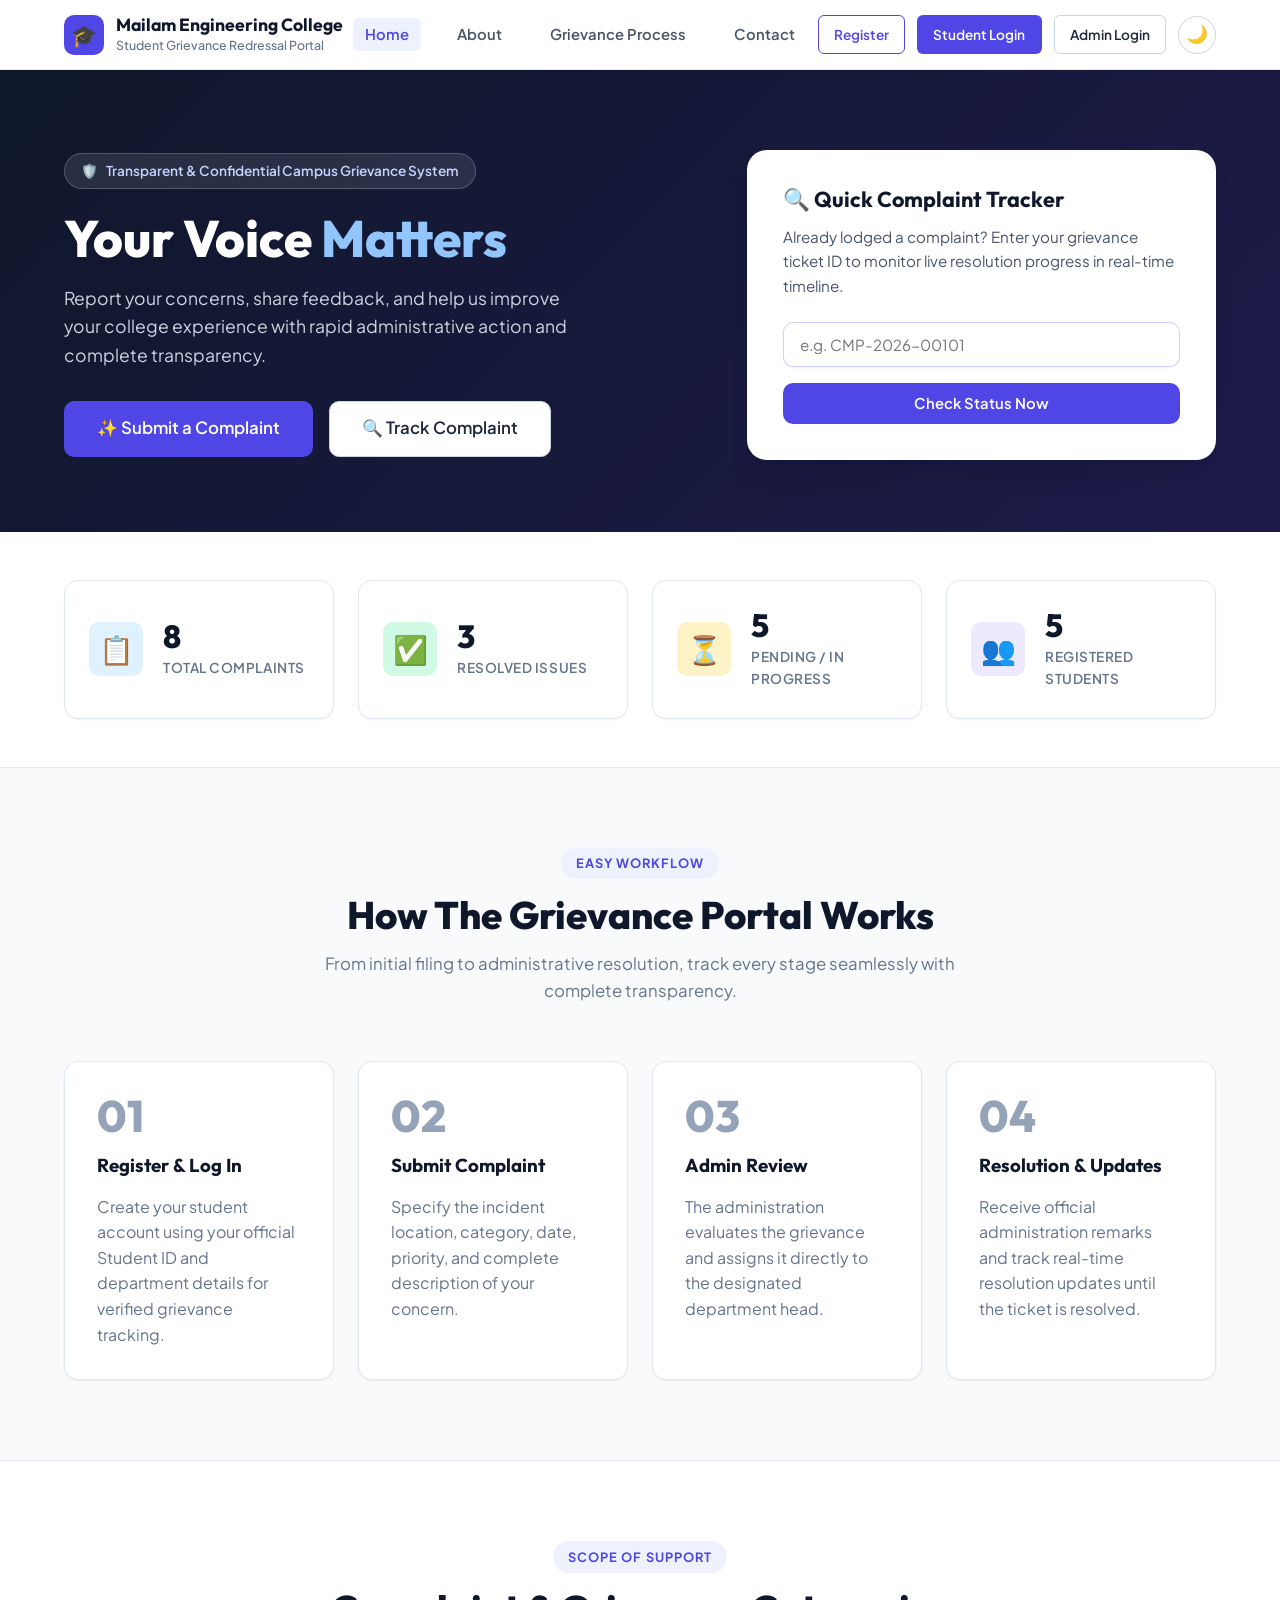
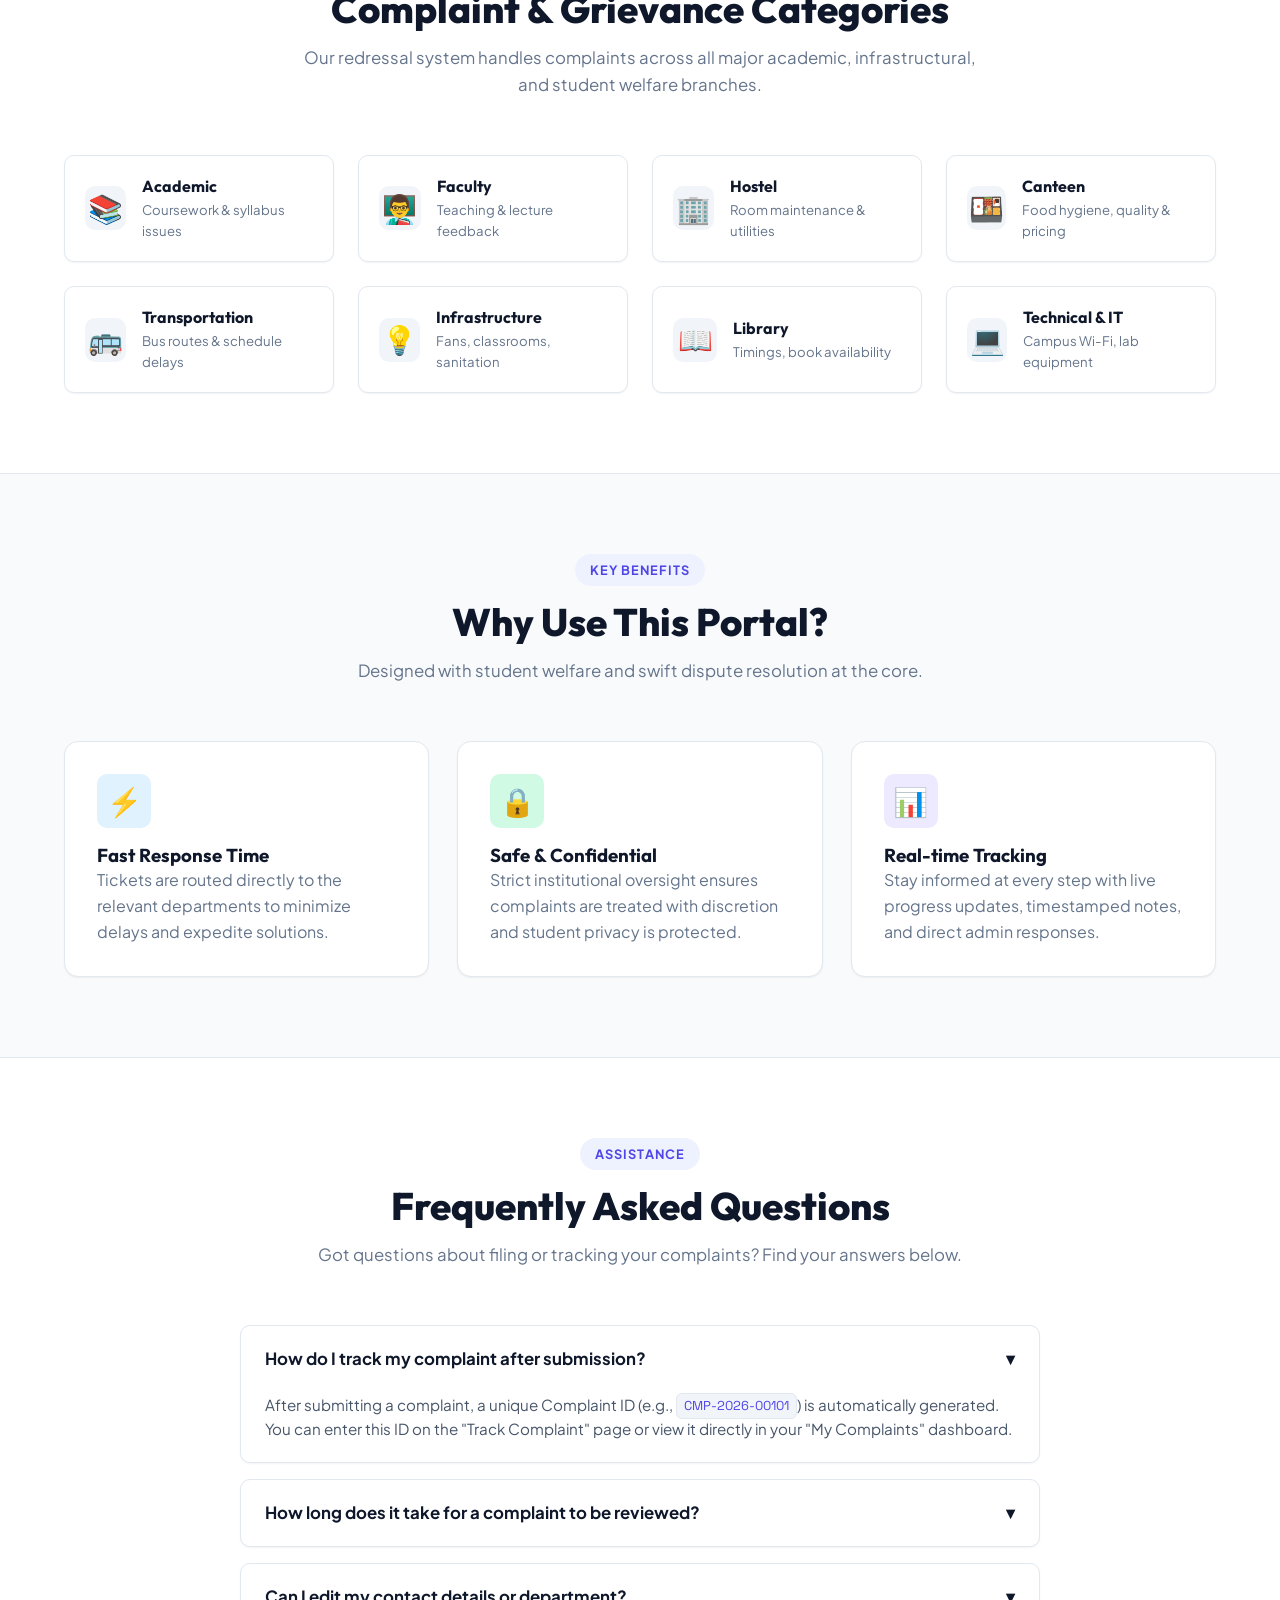
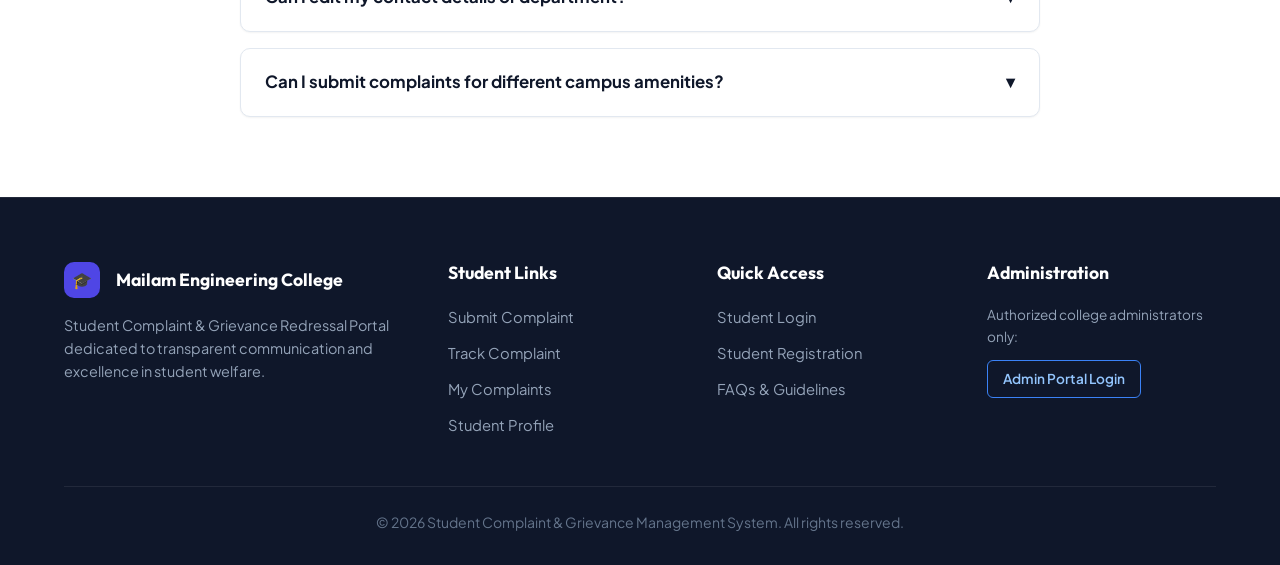
<file: index.html>
<!DOCTYPE html>
<html lang="en">
<head>
    <meta charset="UTF-8">
    <meta name="viewport" content="width=device-width, initial-scale=1.0">
    <title>Student Complaint & Grievance Management System | College Portal</title>
    <meta name="description" content="Official online portal for college students to submit, manage, and track academic, infrastructural, and campus grievances transparently.">
    <link rel="stylesheet" href="css/style.css">
</head>
<body>


    <!-- Main Navigation Bar -->
    <header>
        <nav class="navbar" aria-label="Main Navigation">
            <div class="container navbar-container">
                <a href="index.html" class="navbar-brand">
                    <div class="brand-icon">🎓</div>
                    <div class="brand-text">
                        <h1>Mailam Engineering College</h1>
                        <span>Student Grievance Redressal Portal</span>
                    </div>
                </a>

                <button type="button" class="navbar-toggle" aria-label="Toggle navigation" aria-expanded="false">
                    ☰
                </button>

                <ul class="navbar-menu">
                    <li><a href="index.html" class="nav-link active">Home</a></li>
                    <li><a href="#about" class="nav-link">About</a></li>
                    <li><a href="#process" class="nav-link">Grievance Process</a></li>
                    <li><a href="#contact" class="nav-link">Contact</a></li>
                </ul>

                <div class="navbar-actions" id="auth-nav-slot">
                    <a href="register.html" class="btn btn-outline-primary btn-sm">Register</a>
                    <a href="login.html" class="btn btn-primary btn-sm">Student Login</a>
                    <a href="admin/login.html" class="btn btn-secondary btn-sm">Admin Login</a>
                </div>
            </div>
        </nav>
    </header>

    <main>
        <!-- Hero Section -->
        <section class="hero">
            <div class="container hero-grid">
                <div>
                    <div class="hero-badge">
                        <span>🛡️</span> Transparent & Confidential Campus Grievance System
                    </div>
                    <h1 class="hero-title">Your Voice <span class="text-gradient">Matters</span></h1>
                    <p class="hero-subtitle">Report your concerns, share feedback, and help us improve your college experience with rapid administrative action and complete transparency.</p>
                    
                    <div class="d-flex gap-2 flex-wrap">
                        <a href="submit-complaint.html" class="btn btn-primary btn-lg">✨ Submit a Complaint</a>
                        <a href="track-complaint.html" class="btn btn-secondary btn-lg">🔍 Track Complaint</a>
                    </div>
                </div>

                <div class="hero-card">
                    <h3>🔍 Quick Complaint Tracker</h3>
                    <p>Already lodged a complaint? Enter your grievance ticket ID to monitor live resolution progress in real-time timeline.</p>
                    <form action="track-complaint.html" method="GET" class="d-flex flex-column gap-2">
                        <div class="form-group mb-0">
                            <input type="text" name="id" class="form-control" placeholder="e.g. CMP-2026-00101" required style="background: rgba(255,255,255,0.95); border-color: rgba(99,102,241,0.3);">
                        </div>
                        <button type="submit" class="btn btn-primary w-100">Check Status Now</button>
                    </form>
                </div>
            </div>
        </section>

        <!-- Live Portal Statistics -->
        <section class="section" style="padding: 3rem 0; background: var(--white); border-bottom: 1px solid var(--slate-200);">
            <div class="container">
                <div class="stats-grid">
                    <div class="stat-card">
                        <div class="stat-icon blue">📋</div>
                        <div>
                            <div class="stat-value" id="landing-stat-total">0</div>
                            <div class="stat-label">Total Complaints</div>
                        </div>
                    </div>
                    <div class="stat-card">
                        <div class="stat-icon green">✅</div>
                        <div>
                            <div class="stat-value" id="landing-stat-resolved">0</div>
                            <div class="stat-label">Resolved Issues</div>
                        </div>
                    </div>
                    <div class="stat-card">
                        <div class="stat-icon amber">⏳</div>
                        <div>
                            <div class="stat-value" id="landing-stat-pending">0</div>
                            <div class="stat-label">Pending / In Progress</div>
                        </div>
                    </div>
                    <div class="stat-card">
                        <div class="stat-icon purple">👥</div>
                        <div>
                            <div class="stat-value" id="landing-stat-students">0</div>
                            <div class="stat-label">Registered Students</div>
                        </div>
                    </div>
                </div>
            </div>
        </section>

        <!-- How It Works Section -->
        <section class="section" id="process">
            <div class="container">
                <div class="section-header">
                    <span class="section-tag">Easy Workflow</span>
                    <h2 class="section-title">How The Grievance Portal Works</h2>
                    <p class="section-desc">From initial filing to administrative resolution, track every stage seamlessly with complete transparency.</p>
                </div>

                <div class="grid-4">
                    <div class="feature-card">
                        <div class="feature-number">01</div>
                        <h3>Register & Log In</h3>
                        <p class="text-muted mt-2">Create your student account using your official Student ID and department details for verified grievance tracking.</p>
                    </div>

                    <div class="feature-card">
                        <div class="feature-number">02</div>
                        <h3>Submit Complaint</h3>
                        <p class="text-muted mt-2">Specify the incident location, category, date, priority, and complete description of your concern.</p>
                    </div>

                    <div class="feature-card">
                        <div class="feature-number">03</div>
                        <h3>Admin Review</h3>
                        <p class="text-muted mt-2">The administration evaluates the grievance and assigns it directly to the designated department head.</p>
                    </div>

                    <div class="feature-card">
                        <div class="feature-number">04</div>
                        <h3>Resolution & Updates</h3>
                        <p class="text-muted mt-2">Receive official administration remarks and track real-time resolution updates until the ticket is resolved.</p>
                    </div>
                </div>
            </div>
        </section>

        <!-- Categories Section -->
        <section class="section" style="background: var(--white); border-top: 1px solid var(--slate-200); border-bottom: 1px solid var(--slate-200);">
            <div class="container">
                <div class="section-header">
                    <span class="section-tag">Scope of Support</span>
                    <h2 class="section-title">Complaint & Grievance Categories</h2>
                    <p class="section-desc">Our redressal system handles complaints across all major academic, infrastructural, and student welfare branches.</p>
                </div>

                <div class="grid-4">
                    <div class="category-card">
                        <div class="category-icon">📚</div>
                        <div class="category-info">
                            <h4>Academic</h4>
                            <p>Coursework & syllabus issues</p>
                        </div>
                    </div>
                    <div class="category-card">
                        <div class="category-icon">👨‍🏫</div>
                        <div class="category-info">
                            <h4>Faculty</h4>
                            <p>Teaching & lecture feedback</p>
                        </div>
                    </div>
                    <div class="category-card">
                        <div class="category-icon">🏢</div>
                        <div class="category-info">
                            <h4>Hostel</h4>
                            <p>Room maintenance & utilities</p>
                        </div>
                    </div>
                    <div class="category-card">
                        <div class="category-icon">🍱</div>
                        <div class="category-info">
                            <h4>Canteen</h4>
                            <p>Food hygiene, quality & pricing</p>
                        </div>
                    </div>
                    <div class="category-card">
                        <div class="category-icon">🚌</div>
                        <div class="category-info">
                            <h4>Transportation</h4>
                            <p>Bus routes & schedule delays</p>
                        </div>
                    </div>
                    <div class="category-card">
                        <div class="category-icon">💡</div>
                        <div class="category-info">
                            <h4>Infrastructure</h4>
                            <p>Fans, classrooms, sanitation</p>
                        </div>
                    </div>
                    <div class="category-card">
                        <div class="category-icon">📖</div>
                        <div class="category-info">
                            <h4>Library</h4>
                            <p>Timings, book availability</p>
                        </div>
                    </div>
                    <div class="category-card">
                        <div class="category-icon">💻</div>
                        <div class="category-info">
                            <h4>Technical & IT</h4>
                            <p>Campus Wi-Fi, lab equipment</p>
                        </div>
                    </div>
                </div>
            </div>
        </section>

        <!-- Why Use This Portal -->
        <section class="section" id="about">
            <div class="container">
                <div class="section-header">
                    <span class="section-tag">Key Benefits</span>
                    <h2 class="section-title">Why Use This Portal?</h2>
                    <p class="section-desc">Designed with student welfare and swift dispute resolution at the core.</p>
                </div>

                <div class="grid-3">
                    <div class="feature-card">
                        <div class="stat-icon blue mb-2">⚡</div>
                        <h3>Fast Response Time</h3>
                        <p class="text-muted">Tickets are routed directly to the relevant departments to minimize delays and expedite solutions.</p>
                    </div>
                    <div class="feature-card">
                        <div class="stat-icon green mb-2">🔒</div>
                        <h3>Safe & Confidential</h3>
                        <p class="text-muted">Strict institutional oversight ensures complaints are treated with discretion and student privacy is protected.</p>
                    </div>
                    <div class="feature-card">
                        <div class="stat-icon purple mb-2">📊</div>
                        <h3>Real-time Tracking</h3>
                        <p class="text-muted">Stay informed at every step with live progress updates, timestamped notes, and direct admin responses.</p>
                    </div>
                </div>
            </div>
        </section>

        <!-- Frequently Asked Questions -->
        <section class="section" style="background: var(--white); border-top: 1px solid var(--slate-200);">
            <div class="container">
                <div class="section-header">
                    <span class="section-tag">Assistance</span>
                    <h2 class="section-title">Frequently Asked Questions</h2>
                    <p class="section-desc">Got questions about filing or tracking your complaints? Find your answers below.</p>
                </div>

                <div class="faq-list">
                    <div class="faq-item">
                        <div class="faq-question">
                            <span>How do I track my complaint after submission?</span>
                            <span>▾</span>
                        </div>
                        <div class="faq-answer">
                            After submitting a complaint, a unique Complaint ID (e.g., <code>CMP-2026-00101</code>) is automatically generated. You can enter this ID on the "Track Complaint" page or view it directly in your "My Complaints" dashboard.
                        </div>
                    </div>

                    <div class="faq-item">
                        <div class="faq-question">
                            <span>How long does it take for a complaint to be reviewed?</span>
                            <span>▾</span>
                        </div>
                        <div class="faq-answer">
                            Standard complaints are reviewed by the administration within 24 to 48 hours. Urgent priorities (such as safety or exam disputes) are evaluated immediately on the same business day.
                        </div>
                    </div>

                    <div class="faq-item">
                        <div class="faq-question">
                            <span>Can I edit my contact details or department?</span>
                            <span>▾</span>
                        </div>
                        <div class="faq-answer">
                            Yes! Simply log in to your student account, go to the "Profile" page, update your phone number, email, or department, and click save.
                        </div>
                    </div>

                    <div class="faq-item">
                        <div class="faq-question">
                            <span>Can I submit complaints for different campus amenities?</span>
                            <span>▾</span>
                        </div>
                        <div class="faq-answer">
                            Yes. The portal supports 12 distinct categories including Academic, Hostel, Canteen, IT, Transportation, Library, Infrastructure, and Examination.
                        </div>
                    </div>
                </div>
            </div>
        </section>
    </main>

    <!-- Footer -->
    <footer class="footer" id="contact">
        <div class="container">
            <div class="footer-grid">
                <div>
                    <div class="d-flex align-center gap-2 mb-2">
                        <div class="brand-icon" style="width:36px;height:36px;font-size:1rem;">🎓</div>
                        <h4 style="margin:0;">Mailam Engineering College</h4>
                    </div>
                    <p style="font-size:0.9rem; color:#94a3b8; line-height:1.6;">
                        Student Complaint & Grievance Redressal Portal dedicated to transparent communication and excellence in student welfare.
                    </p>
                </div>

                <div>
                    <h4>Student Links</h4>
                    <ul class="footer-links">
                        <li><a href="submit-complaint.html">Submit Complaint</a></li>
                        <li><a href="track-complaint.html">Track Complaint</a></li>
                        <li><a href="my-complaints.html">My Complaints</a></li>
                        <li><a href="profile.html">Student Profile</a></li>
                    </ul>
                </div>

                <div>
                    <h4>Quick Access</h4>
                    <ul class="footer-links">
                        <li><a href="login.html">Student Login</a></li>
                        <li><a href="register.html">Student Registration</a></li>
                        <li><a href="index.html#faq">FAQs & Guidelines</a></li>
                    </ul>
                </div>

                <div>
                    <h4>Administration</h4>
                    <p style="font-size:0.85rem; margin-bottom: 0.75rem;">Authorized college administrators only:</p>
                    <a href="admin/login.html" class="btn btn-sm btn-outline-primary" style="border-color: #3b82f6; color: #93c5fd;">Admin Portal Login</a>
                </div>
            </div>

            <div class="footer-bottom">
                <p>© 2026 Student Complaint & Grievance Management System. All rights reserved.</p>
            </div>
        </div>
    </footer>

    <!-- Scripts -->
    <script src="js/storage.js"></script>
    <script src="js/auth.js"></script>
    <script src="js/complaints.js"></script>
    <script src="js/main.js"></script>
    <script>
        document.addEventListener('DOMContentLoaded', () => {
            // Load and update live statistics
            const stats = Storage.getStats();
            document.getElementById('landing-stat-total').textContent = stats.totalComplaints;
            document.getElementById('landing-stat-resolved').textContent = stats.resolvedComplaints;
            document.getElementById('landing-stat-pending').textContent = stats.pendingComplaints + stats.inProgressComplaints;
            document.getElementById('landing-stat-students').textContent = stats.registeredStudents;

            // FAQ accordion click toggles
            document.querySelectorAll('.faq-item').forEach(item => {
                const q = item.querySelector('.faq-question');
                q.addEventListener('click', () => {
                    const ans = item.querySelector('.faq-answer');
                    const isVisible = ans.style.display === 'block';
                    document.querySelectorAll('.faq-answer').forEach(a => a.style.display = 'none');
                    if (!isVisible) ans.style.display = 'block';
                });
            });
            // Initial FAQ setup
            document.querySelectorAll('.faq-answer').forEach((a, i) => {
                if (i !== 0) a.style.display = 'none';
            });
        });
    </script>
</body>
</html>
</file>
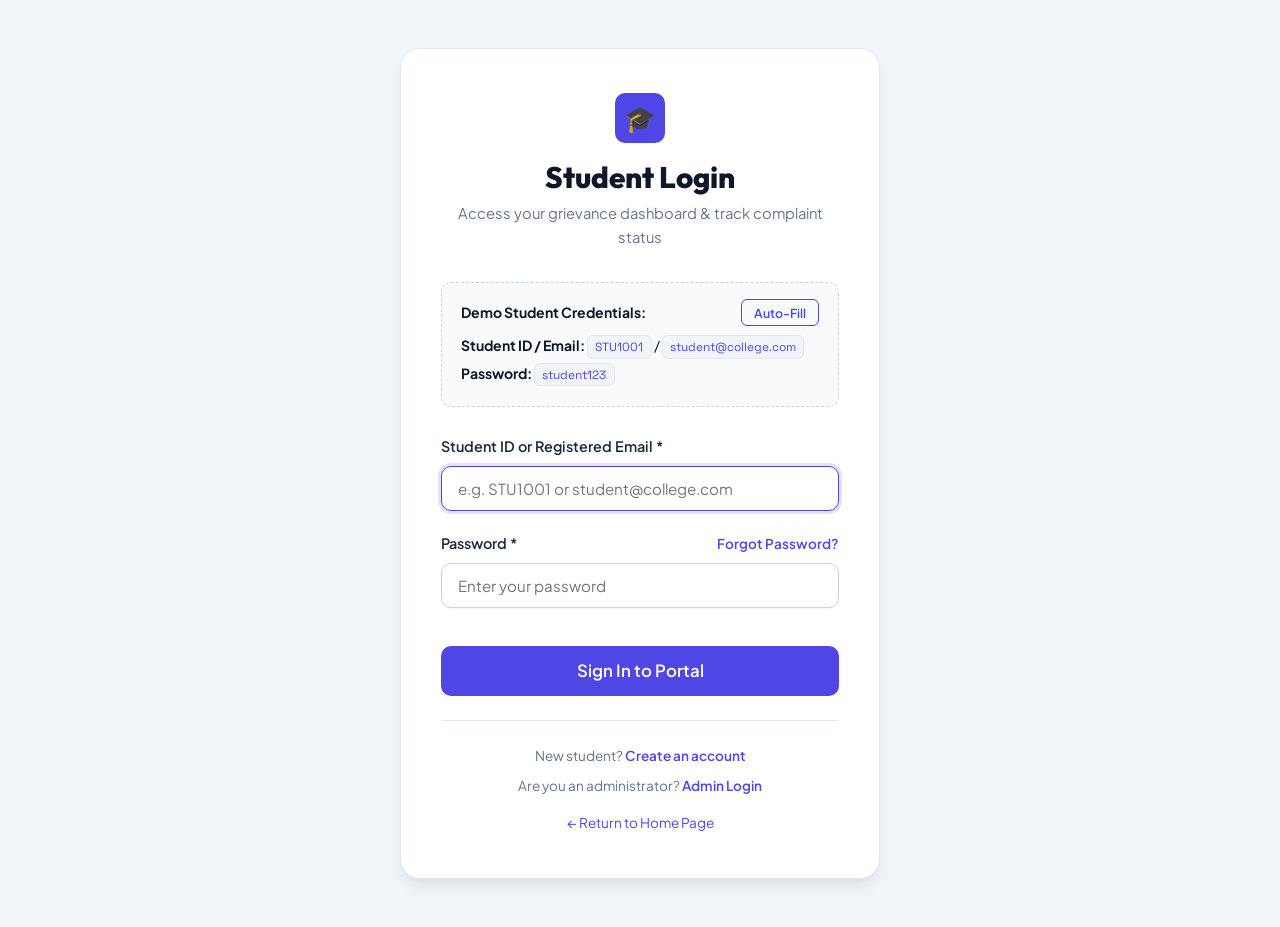
<file: complaint-details.html>
<!DOCTYPE html>
<html lang="en">
<head>
    <meta charset="UTF-8">
    <meta name="viewport" content="width=device-width, initial-scale=1.0">
    <title>Complaint Details | Grievance Portal</title>
    <link rel="stylesheet" href="css/style.css">
</head>
<body>

    <div class="dashboard-layout">
        <!-- Sidebar Navigation -->
        <aside class="dashboard-sidebar" aria-label="Student Navigation">
            <div class="sidebar-header">
                <div class="brand-icon" style="width:36px;height:36px;font-size:1.1rem;">🎓</div>
                <div>
                    <h2>Student Portal</h2>
                    <span>Grievance Center</span>
                </div>
            </div>

            <ul class="sidebar-menu">
                <li><a href="dashboard.html" class="sidebar-link"><span class="sidebar-icon">📊</span> Dashboard</a></li>
                <li><a href="submit-complaint.html" class="sidebar-link"><span class="sidebar-icon">✍️</span> Submit Complaint</a></li>
                <li><a href="track-complaint.html" class="sidebar-link"><span class="sidebar-icon">🔍</span> Track Complaint</a></li>
                <li><a href="my-complaints.html" class="sidebar-link active"><span class="sidebar-icon">📑</span> My Complaints</a></li>
                <li><a href="profile.html" class="sidebar-link"><span class="sidebar-icon">👤</span> My Profile</a></li>
            </ul>

            <div class="sidebar-footer">
                <a href="javascript:void(0)" onclick="Auth.logoutStudent('login.html')" class="btn btn-danger-soft w-100 btn-sm">🚪 Logout</a>
            </div>
        </aside>

        <div class="sidebar-overlay"></div>

        <!-- Main Content Area -->
        <div class="dashboard-main">
            <!-- Topbar -->
            <header class="dashboard-topbar">
                <div class="d-flex align-center gap-2">
                    <button type="button" class="sidebar-toggle" aria-label="Toggle menu">☰</button>
                    <div>
                        <h2 style="font-size: 1.2rem; margin:0;">Complaint Detailed Record</h2>
                        <span class="text-muted small">View comprehensive logs, status, and administration response</span>
                    </div>
                </div>

                <div class="d-flex align-center gap-2">
                    <a href="my-complaints.html" class="btn btn-outline-secondary btn-sm">← Back to Complaints</a>
                </div>
            </header>

            <main class="dashboard-content">
                <div id="complaint-detail-container" style="max-width: 960px; margin: 0 auto;">
                    <!-- Populated dynamically by student.js -->
                </div>
            </main>
        </div>
    </div>

    <!-- Scripts -->
    <script src="js/storage.js"></script>
    <script src="js/auth.js"></script>
    <script src="js/complaints.js"></script>
    <script src="js/student.js"></script>
    <script src="js/main.js"></script>
    <script>
        document.addEventListener('DOMContentLoaded', () => {
            StudentController.initComplaintDetails();
        });
    </script>
</body>
</html>
</file>
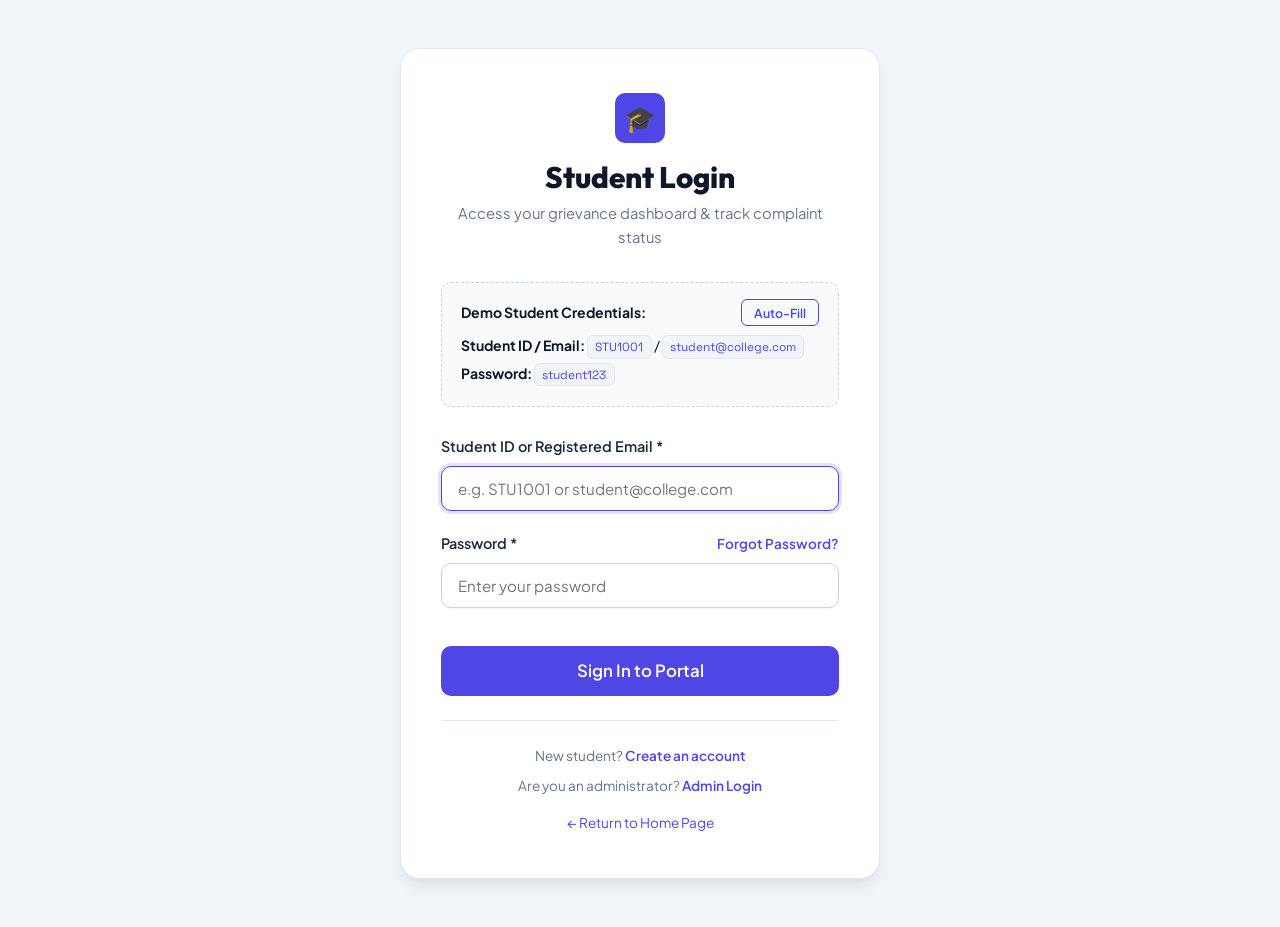
<file: dashboard.html>
<!DOCTYPE html>
<html lang="en">
<head>
    <meta charset="UTF-8">
    <meta name="viewport" content="width=device-width, initial-scale=1.0">
    <title>Student Dashboard | Grievance Portal</title>
    <link rel="stylesheet" href="css/style.css">
</head>
<body>

    <div class="dashboard-layout">
        <!-- Sidebar Navigation -->
        <aside class="dashboard-sidebar" aria-label="Student Navigation">
            <div class="sidebar-header">
                <div class="brand-icon" style="width:36px;height:36px;font-size:1.1rem;">🎓</div>
                <div>
                    <h2>Student Portal</h2>
                    <span>Grievance Center</span>
                </div>
            </div>

            <ul class="sidebar-menu">
                <li><a href="dashboard.html" class="sidebar-link active"><span class="sidebar-icon">📊</span> Dashboard</a></li>
                <li><a href="submit-complaint.html" class="sidebar-link"><span class="sidebar-icon">✍️</span> Submit Complaint</a></li>
                <li><a href="track-complaint.html" class="sidebar-link"><span class="sidebar-icon">🔍</span> Track Complaint</a></li>
                <li><a href="my-complaints.html" class="sidebar-link"><span class="sidebar-icon">📑</span> My Complaints</a></li>
                <li><a href="profile.html" class="sidebar-link"><span class="sidebar-icon">👤</span> My Profile</a></li>
            </ul>

            <div class="sidebar-footer">
                <a href="javascript:void(0)" onclick="Auth.logoutStudent('login.html')" class="btn btn-danger-soft w-100 btn-sm">🚪 Logout</a>
            </div>
        </aside>

        <div class="sidebar-overlay"></div>

        <!-- Main Content Area -->
        <div class="dashboard-main">
            <!-- Topbar -->
            <header class="dashboard-topbar">
                <div class="d-flex align-center gap-2">
                    <button type="button" class="sidebar-toggle" aria-label="Toggle menu">☰</button>
                    <div>
                        <h2 style="font-size: 1.2rem; margin:0;">Dashboard Overview</h2>
                        <span class="text-muted small" id="student-dept-year">Loading profile...</span>
                    </div>
                </div>

                <div class="d-flex align-center gap-3">
                    <a href="submit-complaint.html" class="btn btn-primary btn-sm">+ New Complaint</a>
                    <a href="profile.html" class="btn btn-outline-secondary btn-sm">My Profile</a>
                </div>
            </header>

            <main class="dashboard-content">
                <!-- Welcome Banner -->
                <div class="card mb-4" style="background: linear-gradient(135deg, #0f172a 0%, #1e1b4b 50%, #4338ca 100%); color: white; border: 1px solid rgba(255,255,255,0.15); box-shadow: 0 10px 25px -5px rgba(79, 70, 229, 0.25); position: relative; overflow: hidden;">
                    <div style="position: absolute; right: -40px; top: -40px; width: 180px; height: 180px; background: radial-gradient(circle, rgba(6, 182, 212, 0.25) 0%, transparent 70%); border-radius: 50%; pointer-events: none;"></div>
                    <div class="card-body py-4 position-relative" style="z-index: 2;">
                        <span class="badge badge-primary mb-2" style="background: rgba(255,255,255,0.15); color: #93c5fd; border-color: rgba(255,255,255,0.25);">🚀 Student Central Hub</span>
                        <h1 style="color: white; font-size: 1.95rem; margin-bottom: 0.4rem; font-weight: 800;">Welcome, <span id="student-welcome-name" style="background: linear-gradient(135deg, #60a5fa 0%, #a78bfa 100%); -webkit-background-clip: text; -webkit-text-fill-color: transparent;">Student</span>!</h1>
                        <p style="color: #cbd5e1; font-size: 1rem; margin-bottom: 0;">Lodge your campus grievances, track real-time resolution status, and manage your student profile.</p>
                    </div>
                </div>

                <!-- Statistics Grid -->
                <div class="stats-grid mb-4">
                    <div class="stat-card">
                        <div class="stat-icon blue">📋</div>
                        <div>
                            <div class="stat-value" id="stat-student-total">0</div>
                            <div class="stat-label">Total Complaints</div>
                        </div>
                    </div>
                    <div class="stat-card">
                        <div class="stat-icon amber">⏳</div>
                        <div>
                            <div class="stat-value" id="stat-student-pending">0</div>
                            <div class="stat-label">Pending Review</div>
                        </div>
                    </div>
                    <div class="stat-card">
                        <div class="stat-icon purple">⚙️</div>
                        <div>
                            <div class="stat-value" id="stat-student-progress">0</div>
                            <div class="stat-label">In Progress</div>
                        </div>
                    </div>
                    <div class="stat-card">
                        <div class="stat-icon green">✅</div>
                        <div>
                            <div class="stat-value" id="stat-student-resolved">0</div>
                            <div class="stat-label">Resolved</div>
                        </div>
                    </div>
                </div>

                <!-- Quick Actions -->
                <div class="card mb-4">
                    <div class="card-header">
                        <h3 class="card-title">Quick Actions</h3>
                    </div>
                    <div class="card-body">
                        <div class="grid-4">
                            <a href="submit-complaint.html" class="category-card">
                                <div class="category-icon">✍️</div>
                                <div class="category-info">
                                    <h4>Submit Complaint</h4>
                                    <p>File a new grievance</p>
                                </div>
                            </a>

                            <a href="my-complaints.html" class="category-card">
                                <div class="category-icon">📑</div>
                                <div class="category-info">
                                    <h4>My Complaints</h4>
                                    <p>View all submitted tickets</p>
                                </div>
                            </a>

                            <a href="track-complaint.html" class="category-card">
                                <div class="category-icon">🔍</div>
                                <div class="category-info">
                                    <h4>Track Status</h4>
                                    <p>Search by Complaint ID</p>
                                </div>
                            </a>

                            <a href="profile.html" class="category-card">
                                <div class="category-icon">👤</div>
                                <div class="category-info">
                                    <h4>My Profile</h4>
                                    <p>Manage account info</p>
                                </div>
                            </a>
                        </div>
                    </div>
                </div>

                <!-- Recent Complaints Section -->
                <div class="card">
                    <div class="card-header d-flex justify-between align-center flex-wrap gap-2">
                        <h3 class="card-title">Recent Grievances</h3>
                        <a href="my-complaints.html" class="btn btn-sm btn-outline-primary">View All Complaints →</a>
                    </div>
                    <div class="card-body">
                        <div id="recent-complaints-list" class="complaints-grid">
                            <!-- Populated dynamically by student.js -->
                        </div>
                    </div>
                </div>
            </main>
        </div>
    </div>

    <!-- Scripts -->
    <script src="js/storage.js"></script>
    <script src="js/auth.js"></script>
    <script src="js/complaints.js"></script>
    <script src="js/student.js"></script>
    <script src="js/main.js"></script>
    <script>
        document.addEventListener('DOMContentLoaded', () => {
            StudentController.initDashboard();
        });
    </script>
</body>
</html>
</file>
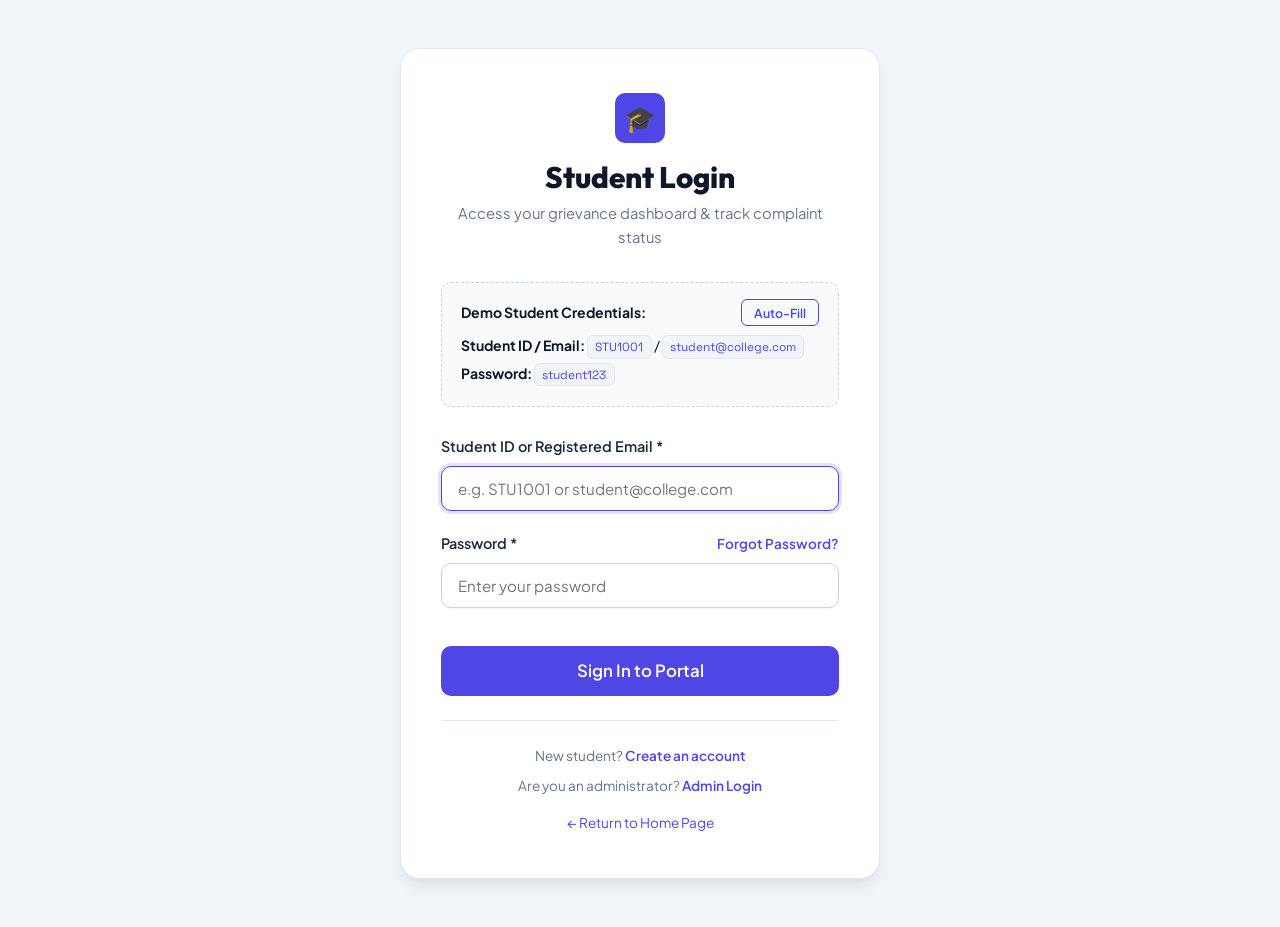
<file: login.html>
<!DOCTYPE html>
<html lang="en">
<head>
    <meta charset="UTF-8">
    <meta name="viewport" content="width=device-width, initial-scale=1.0">
    <title>Student Login | Student Grievance Portal</title>
    <link rel="stylesheet" href="css/style.css">
</head>
<body class="auth-page">

    <div class="auth-card animate-scale-up">
        <div class="auth-header">
            <a href="index.html" class="d-inline-block text-decoration-none">
                <div class="brand-icon">🎓</div>
            </a>
            <h2 class="auth-title">Student Login</h2>
            <p class="auth-subtitle">Access your grievance dashboard & track complaint status</p>
        </div>

        <!-- Demo Account Helper Box -->
        <div class="demo-credentials-box">
            <div class="d-flex justify-between align-center mb-1">
                <strong>Demo Student Credentials:</strong>
                <button type="button" class="btn btn-xs btn-outline-primary" id="fill-demo-btn">Auto-Fill</button>
            </div>
            <p><strong>Student ID / Email:</strong> <code>STU1001</code> / <code>student@college.com</code></p>
            <p><strong>Password:</strong> <code>student123</code></p>
        </div>

        <form id="student-login-form">
            <div class="form-group">
                <label for="login-identifier" class="form-label">Student ID or Registered Email *</label>
                <input type="text" id="login-identifier" class="form-control" placeholder="e.g. STU1001 or student@college.com" required autofocus>
            </div>

            <div class="form-group">
                <div class="d-flex justify-between align-center mb-1">
                    <label for="login-password" class="form-label mb-0">Password *</label>
                    <a href="javascript:void(0)" id="forgot-password-link" class="small text-primary font-weight-600" style="text-decoration: none;">Forgot Password?</a>
                </div>
                <input type="password" id="login-password" class="form-control" placeholder="Enter your password" required>
            </div>

            <button type="submit" class="btn btn-primary w-100 btn-lg mt-2">Sign In to Portal</button>
        </form>

        <div class="text-center mt-3 pt-3" style="border-top: 1px solid var(--slate-200);">
            <p class="text-muted small">New student? <a href="register.html" class="font-weight-600">Create an account</a></p>
            <p class="text-muted small mt-1">Are you an administrator? <a href="admin/login.html" class="font-weight-600">Admin Login</a></p>
            <p class="text-muted small mt-2"><a href="index.html">← Return to Home Page</a></p>
        </div>
    </div>

    <!-- Forgot Password Modal -->
    <div id="forgot-password-modal" class="modal-backdrop">
        <div class="modal-dialog animate-scale-up" style="max-width: 440px;">
            <div class="modal-header">
                <h3 class="modal-title">🔐 Reset Student Password</h3>
                <button type="button" class="modal-close-btn" id="close-forgot-modal">&times;</button>
            </div>
            <form id="forgot-password-form">
                <div class="modal-body">
                    <p class="text-muted small mb-3">Enter your registered Student ID or Email address and create a new password to recover access to your account.</p>
                    <div class="form-group">
                        <label for="reset-identifier" class="form-label">Student ID or Registered Email *</label>
                        <input type="text" id="reset-identifier" class="form-control" placeholder="e.g. STU1001 or student@college.com" required>
                    </div>
                    <div class="form-group">
                        <label for="reset-new-password" class="form-label">New Password * (Min 6 chars)</label>
                        <input type="password" id="reset-new-password" class="form-control" placeholder="Enter new password" minlength="6" required>
                    </div>
                    <div class="form-group mb-0">
                        <label for="reset-confirm-password" class="form-label">Confirm New Password *</label>
                        <input type="password" id="reset-confirm-password" class="form-control" placeholder="Confirm new password" minlength="6" required>
                    </div>
                </div>
                <div class="modal-footer">
                    <button type="button" class="btn btn-secondary" id="cancel-forgot-btn">Cancel</button>
                    <button type="submit" class="btn btn-primary">Reset Password</button>
                </div>
            </form>
        </div>
    </div>

    <script src="js/storage.js"></script>
    <script src="js/auth.js"></script>
    <script src="js/complaints.js"></script>
    <script src="js/main.js"></script>
    <script>
        document.addEventListener('DOMContentLoaded', () => {
            // Redirect if already logged in
            Auth.redirectIfStudentLoggedIn('dashboard.html');

            const form = document.getElementById('student-login-form');
            const idInput = document.getElementById('login-identifier');
            const passInput = document.getElementById('login-password');
            const fillBtn = document.getElementById('fill-demo-btn');

            // Forgot Password Elements
            const forgotLink = document.getElementById('forgot-password-link');
            const forgotModal = document.getElementById('forgot-password-modal');
            const closeForgotBtn = document.getElementById('close-forgot-modal');
            const cancelForgotBtn = document.getElementById('cancel-forgot-btn');
            const forgotForm = document.getElementById('forgot-password-form');
            const resetIdInput = document.getElementById('reset-identifier');
            const resetPassInput = document.getElementById('reset-new-password');
            const resetConfirmPassInput = document.getElementById('reset-confirm-password');

            const openForgotModal = () => {
                // Pre-fill identifier if user already typed one in login input
                if (idInput.value.trim()) {
                    resetIdInput.value = idInput.value.trim();
                }
                resetPassInput.value = '';
                resetConfirmPassInput.value = '';
                forgotModal.classList.add('active');
                setTimeout(() => resetIdInput.focus(), 100);
            };

            const closeForgotModal = () => {
                forgotModal.classList.remove('active');
            };

            if (forgotLink) forgotLink.addEventListener('click', openForgotModal);
            if (closeForgotBtn) closeForgotBtn.addEventListener('click', closeForgotModal);
            if (cancelForgotBtn) cancelForgotBtn.addEventListener('click', closeForgotModal);

            if (forgotModal) {
                forgotModal.addEventListener('click', (e) => {
                    if (e.target === forgotModal) closeForgotModal();
                });
            }

            if (forgotForm) {
                forgotForm.addEventListener('submit', (e) => {
                    e.preventDefault();
                    const identifier = resetIdInput.value.trim();
                    const newPass = resetPassInput.value;
                    const confirmPass = resetConfirmPassInput.value;

                    const result = Auth.resetStudentPassword(identifier, newPass, confirmPass);
                    if (result.success) {
                        closeForgotModal();
                        idInput.value = result.student.id;
                        passInput.value = newPass;
                        showToast(`Password reset successfully for ${result.student.name}! Auto-filled for login.`, 'success', 3500);
                    } else {
                        showToast(result.message, 'error', 3000);
                    }
                });
            }

            if (fillBtn) {
                fillBtn.addEventListener('click', () => {
                    idInput.value = 'STU1001';
                    passInput.value = 'student123';
                    showToast('Demo student credentials populated!', 'info', 2000);
                });
            }

            if (form) {
                form.addEventListener('submit', (e) => {
                    e.preventDefault();
                    const identifier = idInput.value;
                    const password = passInput.value;

                    const res = Auth.loginStudent(identifier, password);
                    if (res.success) {
                        showToast(`Welcome back, ${res.student.name}!`, 'success');
                        setTimeout(() => {
                            window.location.href = 'dashboard.html';
                        }, 800);
                    } else {
                        showToast(res.message, 'error');
                    }
                });
            }
        });
    </script>
</body>
</html>
</file>
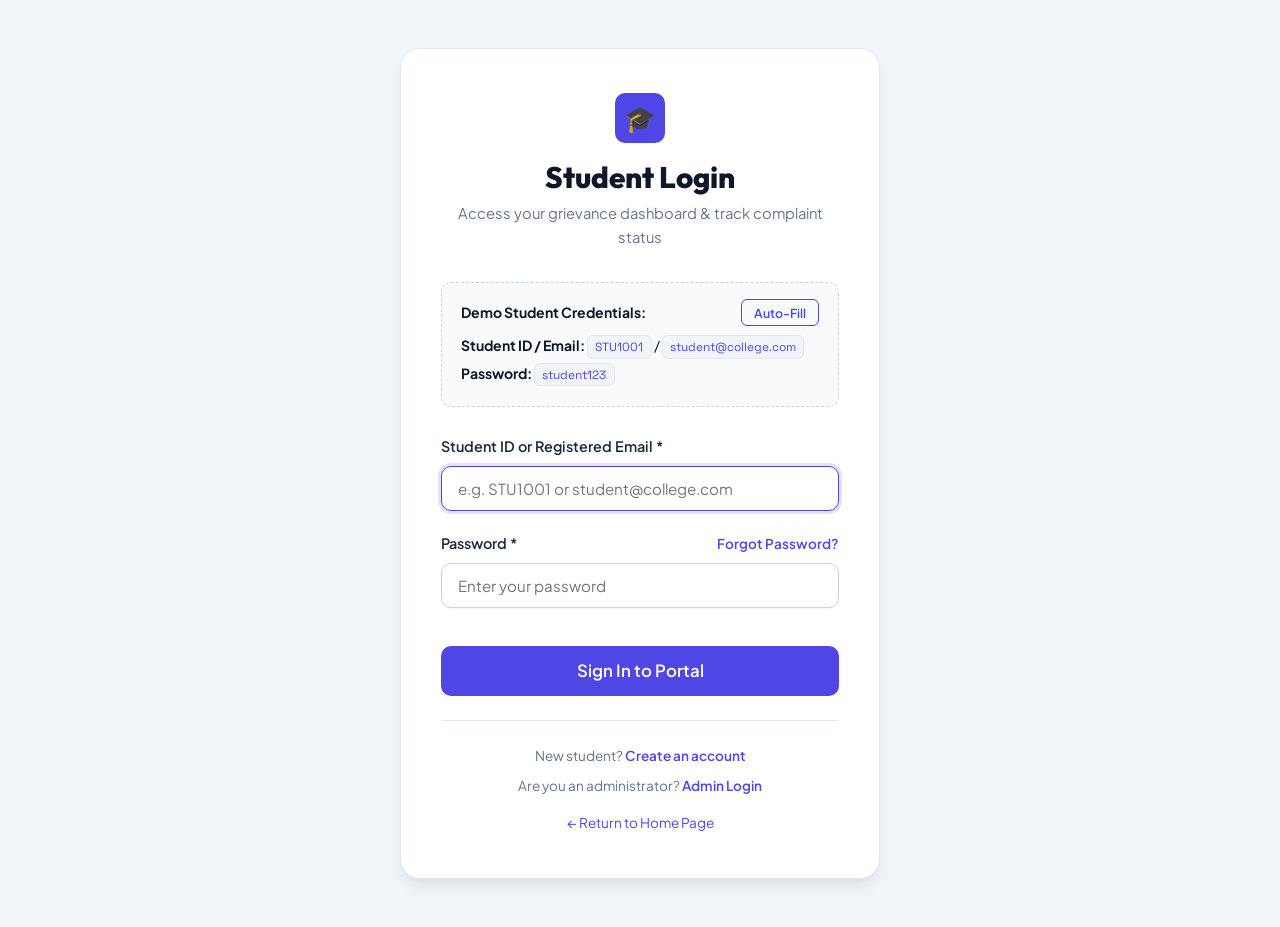
<file: my-complaints.html>
<!DOCTYPE html>
<html lang="en">
<head>
    <meta charset="UTF-8">
    <meta name="viewport" content="width=device-width, initial-scale=1.0">
    <title>My Complaints | Grievance Portal</title>
    <link rel="stylesheet" href="css/style.css">
</head>
<body>

    <div class="dashboard-layout">
        <!-- Sidebar Navigation -->
        <aside class="dashboard-sidebar" aria-label="Student Navigation">
            <div class="sidebar-header">
                <div class="brand-icon" style="width:36px;height:36px;font-size:1.1rem;">🎓</div>
                <div>
                    <h2>Student Portal</h2>
                    <span>Grievance Center</span>
                </div>
            </div>

            <ul class="sidebar-menu">
                <li><a href="dashboard.html" class="sidebar-link"><span class="sidebar-icon">📊</span> Dashboard</a></li>
                <li><a href="submit-complaint.html" class="sidebar-link"><span class="sidebar-icon">✍️</span> Submit Complaint</a></li>
                <li><a href="track-complaint.html" class="sidebar-link"><span class="sidebar-icon">🔍</span> Track Complaint</a></li>
                <li><a href="my-complaints.html" class="sidebar-link active"><span class="sidebar-icon">📑</span> My Complaints</a></li>
                <li><a href="profile.html" class="sidebar-link"><span class="sidebar-icon">👤</span> My Profile</a></li>
            </ul>

            <div class="sidebar-footer">
                <a href="javascript:void(0)" onclick="Auth.logoutStudent('login.html')" class="btn btn-danger-soft w-100 btn-sm">🚪 Logout</a>
            </div>
        </aside>

        <div class="sidebar-overlay"></div>

        <!-- Main Content Area -->
        <div class="dashboard-main">
            <!-- Topbar -->
            <header class="dashboard-topbar">
                <div class="d-flex align-center gap-2">
                    <button type="button" class="sidebar-toggle" aria-label="Toggle menu">☰</button>
                    <div>
                        <h2 style="font-size: 1.2rem; margin:0;">My Grievances & Complaints</h2>
                        <span class="text-muted small" id="complaints-count-display">Loading complaints...</span>
                    </div>
                </div>

                <div class="d-flex align-center gap-2">
                    <a href="submit-complaint.html" class="btn btn-primary btn-sm">+ Submit New</a>
                </div>
            </header>

            <main class="dashboard-content">
                <!-- Filters & Search Toolbar -->
                <div class="card mb-4">
                    <div class="card-body py-3">
                        <div class="d-flex gap-2 flex-wrap align-center">
                            <!-- Search -->
                            <div style="flex: 1.5; min-width: 220px;">
                                <input type="text" id="filter-search" class="form-control" placeholder="Search by ID, keyword, or location...">
                            </div>

                            <!-- Category Filter -->
                            <div style="flex: 1; min-width: 150px;">
                                <select id="filter-category" class="form-control">
                                    <option value="all">All Categories</option>
                                    <!-- Populated dynamically -->
                                </select>
                            </div>

                            <!-- Status Filter -->
                            <div style="flex: 1; min-width: 140px;">
                                <select id="filter-status" class="form-control">
                                    <option value="all">All Statuses</option>
                                    <option value="Submitted">Submitted</option>
                                    <option value="Under Review">Under Review</option>
                                    <option value="In Progress">In Progress</option>
                                    <option value="Resolved">Resolved</option>
                                    <option value="Rejected">Rejected</option>
                                    <option value="Closed">Closed</option>
                                </select>
                            </div>

                            <!-- Priority Filter -->
                            <div style="flex: 0.8; min-width: 130px;">
                                <select id="filter-priority" class="form-control">
                                    <option value="all">All Priorities</option>
                                    <option value="Low">Low</option>
                                    <option value="Medium">Medium</option>
                                    <option value="High">High</option>
                                    <option value="Urgent">Urgent</option>
                                </select>
                            </div>

                            <!-- Sort -->
                            <div style="flex: 0.8; min-width: 130px;">
                                <select id="filter-sort" class="form-control">
                                    <option value="newest">Newest First</option>
                                    <option value="oldest">Oldest First</option>
                                </select>
                            </div>
                        </div>
                    </div>
                </div>

                <!-- Complaints Grid Container -->
                <div id="my-complaints-list">
                    <!-- Populated dynamically by student.js -->
                </div>
            </main>
        </div>
    </div>

    <!-- Scripts -->
    <script src="js/storage.js"></script>
    <script src="js/auth.js"></script>
    <script src="js/complaints.js"></script>
    <script src="js/student.js"></script>
    <script src="js/main.js"></script>
    <script>
        document.addEventListener('DOMContentLoaded', () => {
            StudentController.initMyComplaints();
        });
    </script>
</body>
</html>
</file>
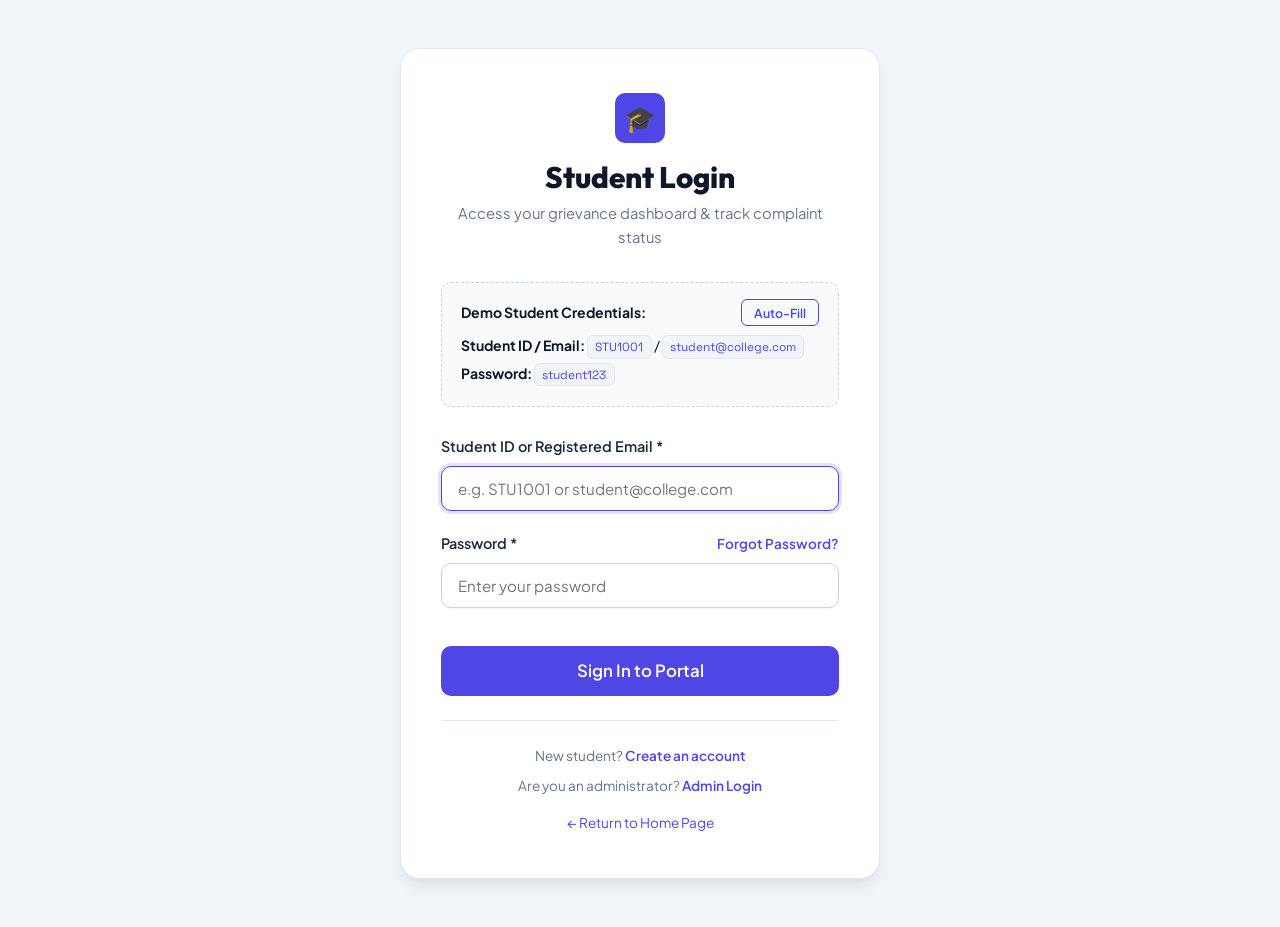
<file: profile.html>
<!DOCTYPE html>
<html lang="en">
<head>
    <meta charset="UTF-8">
    <meta name="viewport" content="width=device-width, initial-scale=1.0">
    <title>Student Profile | Grievance Portal</title>
    <link rel="stylesheet" href="css/style.css">
</head>
<body>

    <div class="dashboard-layout">
        <!-- Sidebar Navigation -->
        <aside class="dashboard-sidebar" aria-label="Student Navigation">
            <div class="sidebar-header">
                <div class="brand-icon" style="width:36px;height:36px;font-size:1.1rem;">🎓</div>
                <div>
                    <h2>Student Portal</h2>
                    <span>Grievance Center</span>
                </div>
            </div>

            <ul class="sidebar-menu">
                <li><a href="dashboard.html" class="sidebar-link"><span class="sidebar-icon">📊</span> Dashboard</a></li>
                <li><a href="submit-complaint.html" class="sidebar-link"><span class="sidebar-icon">✍️</span> Submit Complaint</a></li>
                <li><a href="track-complaint.html" class="sidebar-link"><span class="sidebar-icon">🔍</span> Track Complaint</a></li>
                <li><a href="my-complaints.html" class="sidebar-link"><span class="sidebar-icon">📑</span> My Complaints</a></li>
                <li><a href="profile.html" class="sidebar-link active"><span class="sidebar-icon">👤</span> My Profile</a></li>
            </ul>

            <div class="sidebar-footer">
                <a href="javascript:void(0)" onclick="Auth.logoutStudent('login.html')" class="btn btn-danger-soft w-100 btn-sm">🚪 Logout</a>
            </div>
        </aside>

        <div class="sidebar-overlay"></div>

        <!-- Main Content Area -->
        <div class="dashboard-main">
            <!-- Topbar -->
            <header class="dashboard-topbar">
                <div class="d-flex align-center gap-2">
                    <button type="button" class="sidebar-toggle" aria-label="Toggle menu">☰</button>
                    <div>
                        <h2 style="font-size: 1.2rem; margin:0;">Student Profile</h2>
                        <span class="text-muted small">Manage your personal and academic credentials</span>
                    </div>
                </div>

                <div class="d-flex align-center gap-2">
                    <button type="button" onclick="Auth.logoutStudent('login.html')" class="btn btn-danger-soft btn-sm">Sign Out</button>
                </div>
            </header>

            <main class="dashboard-content">
                <div style="max-width: 900px; margin: 0 auto;">
                    <!-- Overview Banner -->
                    <div class="card mb-4" style="background: linear-gradient(135deg, #0f172a 0%, #1e1b4b 50%, #312e81 100%); color: white; border: 1px solid rgba(255,255,255,0.15); box-shadow: 0 10px 25px -5px rgba(79, 70, 229, 0.25);">
                        <div class="card-body d-flex align-center gap-3 flex-wrap">
                            <div class="brand-icon" style="width: 76px; height: 76px; font-size: 2.2rem; border-radius: 50%; box-shadow: 0 10px 25px rgba(0,0,0,0.4), 0 0 20px rgba(99,102,241,0.5);">
                                👤
                            </div>
                            <div style="flex: 1; min-width: 200px;">
                                <h2 style="font-size: 1.65rem; margin-bottom: 0.25rem; color: white;" id="profile-name-display">Student Name</h2>
                                <p style="color: #cbd5e1; margin-bottom: 0;" id="profile-dept-display">Department</p>
                                <div class="d-flex gap-2 mt-2">
                                    <span class="badge badge-primary" id="profile-id-display" style="background: rgba(99,102,241,0.3); border-color: rgba(99,102,241,0.5); color: #c7d2fe;">STU1001</span>
                                    <span class="badge badge-light" id="profile-year-display" style="background: rgba(255,255,255,0.1); border-color: rgba(255,255,255,0.2); color: #e2e8f0;">Final Year</span>
                                </div>
                            </div>
                        </div>
                    </div>

                    <!-- Statistics Summary -->
                    <div class="stats-grid mb-4">
                        <div class="stat-card">
                            <div class="stat-icon blue">📋</div>
                            <div>
                                <div class="stat-value" id="profile-stat-total">0</div>
                                <div class="stat-label">Complaints Filed</div>
                            </div>
                        </div>
                        <div class="stat-card">
                            <div class="stat-icon green">✅</div>
                            <div>
                                <div class="stat-value" id="profile-stat-resolved">0</div>
                                <div class="stat-label">Resolved Issues</div>
                            </div>
                        </div>
                        <div class="stat-card">
                            <div class="stat-icon amber">⏳</div>
                            <div>
                                <div class="stat-value" id="profile-stat-pending">0</div>
                                <div class="stat-label">Active / Pending</div>
                            </div>
                        </div>
                    </div>

                    <!-- Edit Profile Card -->
                    <div class="card">
                        <div class="card-header">
                            <h3 class="card-title">Edit Personal & Department Info</h3>
                        </div>

                        <div class="card-body">
                            <form id="profile-edit-form">
                                <div class="form-row">
                                    <div class="form-group">
                                        <label for="profile-edit-name" class="form-label">Full Name *</label>
                                        <input type="text" id="profile-edit-name" class="form-control" required>
                                    </div>

                                    <div class="form-group">
                                        <label for="profile-edit-email" class="form-label">Email Address *</label>
                                        <input type="email" id="profile-edit-email" class="form-control" required>
                                    </div>
                                </div>

                                <div class="form-row">
                                    <div class="form-group">
                                        <label for="profile-edit-phone" class="form-label">Phone Number</label>
                                        <input type="tel" id="profile-edit-phone" class="form-control" placeholder="+91 98765 00000">
                                    </div>

                                    <div class="form-group">
                                        <label for="profile-edit-dept" class="form-label">Department *</label>
                                        <select id="profile-edit-dept" class="form-control" required>
                                            <option value="Information Technology">Information Technology</option>
                                            <option value="Computer Science & Engineering">Computer Science & Engineering</option>
                                            <option value="Electronics & Communication">Electronics & Communication</option>
                                            <option value="Electrical Engineering">Electrical Engineering</option>
                                            <option value="Mechanical Engineering">Mechanical Engineering</option>
                                            <option value="Civil Engineering">Civil Engineering</option>
                                            <option value="Biotechnology">Biotechnology</option>
                                            <option value="Management Studies">Management Studies</option>
                                        </select>
                                    </div>
                                </div>

                                <div class="form-group">
                                    <label for="profile-edit-year" class="form-label">Academic Year *</label>
                                    <select id="profile-edit-year" class="form-control" required>
                                        <option value="1st Year">1st Year</option>
                                        <option value="2nd Year">2nd Year</option>
                                        <option value="3rd Year">3rd Year</option>
                                        <option value="4th Year">4th Year</option>
                                        <option value="Final Year">Final Year</option>
                                    </select>
                                </div>

                                <div class="d-flex justify-between align-center mt-4 pt-3" style="border-top: 1px solid var(--slate-200);">
                                    <button type="button" onclick="Auth.logoutStudent('login.html')" class="btn btn-danger-soft">Log Out</button>
                                    <button type="submit" class="btn btn-primary">Save Profile Changes</button>
                                </div>
                            </form>
                        </div>
                    </div>
                </div>
            </main>
        </div>
    </div>

    <!-- Scripts -->
    <script src="js/storage.js"></script>
    <script src="js/auth.js"></script>
    <script src="js/complaints.js"></script>
    <script src="js/student.js"></script>
    <script src="js/main.js"></script>
    <script>
        document.addEventListener('DOMContentLoaded', () => {
            StudentController.initProfile();
        });
    </script>
</body>
</html>
</file>
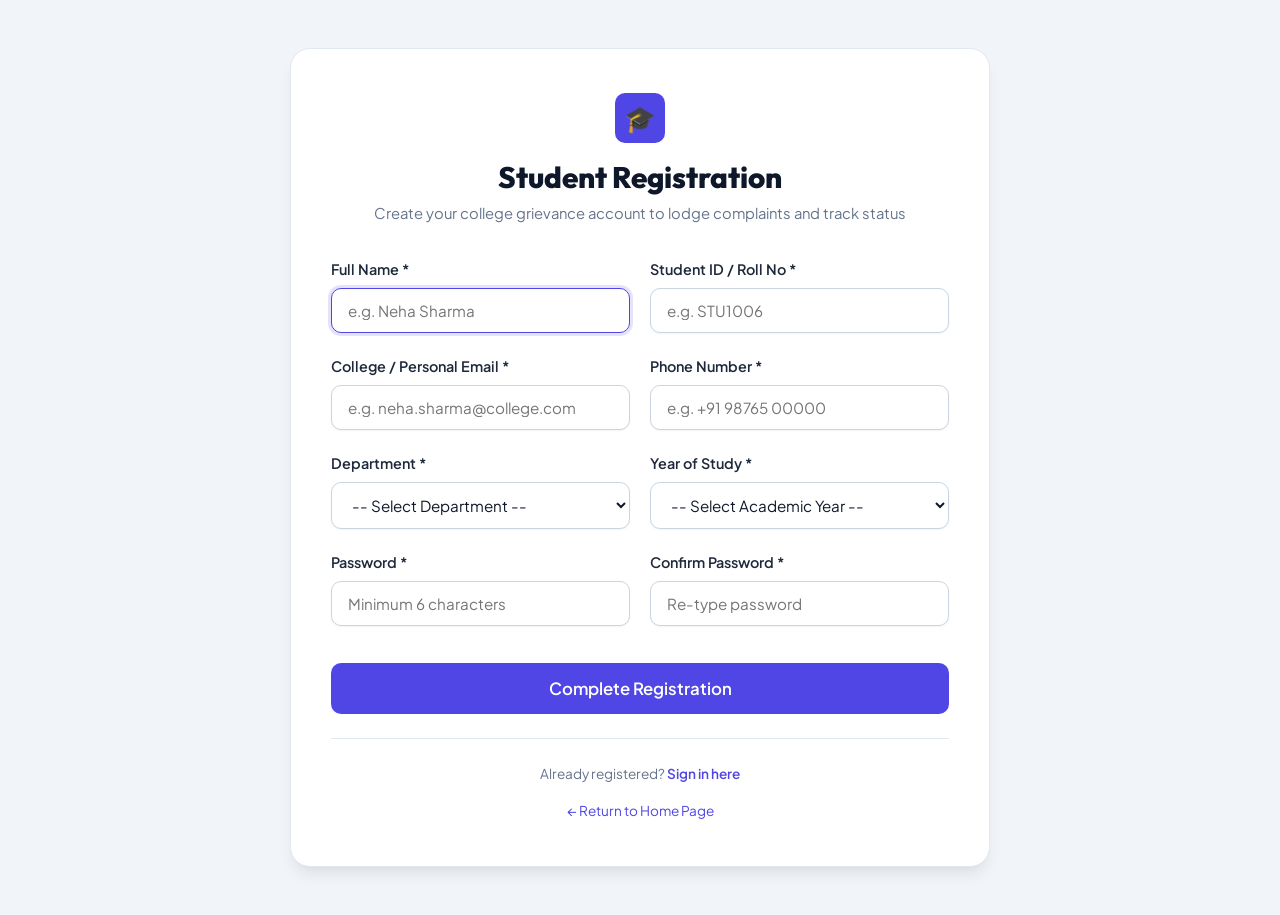
<file: register.html>
<!DOCTYPE html>
<html lang="en">
<head>
    <meta charset="UTF-8">
    <meta name="viewport" content="width=device-width, initial-scale=1.0">
    <title>Student Registration | Student Grievance Portal</title>
    <link rel="stylesheet" href="css/style.css">
</head>
<body class="auth-page">

    <div class="auth-card wide animate-scale-up">
        <div class="auth-header">
            <a href="index.html" class="d-inline-block text-decoration-none">
                <div class="brand-icon">🎓</div>
            </a>
            <h2 class="auth-title">Student Registration</h2>
            <p class="auth-subtitle">Create your college grievance account to lodge complaints and track status</p>
        </div>

        <form id="student-register-form">
            <div class="form-row">
                <div class="form-group">
                    <label for="reg-name" class="form-label">Full Name *</label>
                    <input type="text" id="reg-name" class="form-control" placeholder="e.g. Neha Sharma" required autofocus>
                </div>

                <div class="form-group">
                    <label for="reg-id" class="form-label">Student ID / Roll No *</label>
                    <input type="text" id="reg-id" class="form-control" placeholder="e.g. STU1006" required>
                </div>
            </div>

            <div class="form-row">
                <div class="form-group">
                    <label for="reg-email" class="form-label">College / Personal Email *</label>
                    <input type="email" id="reg-email" class="form-control" placeholder="e.g. neha.sharma@college.com" required>
                </div>

                <div class="form-group">
                    <label for="reg-phone" class="form-label">Phone Number *</label>
                    <input type="tel" id="reg-phone" class="form-control" placeholder="e.g. +91 98765 00000" required>
                </div>
            </div>

            <div class="form-row">
                <div class="form-group">
                    <label for="reg-dept" class="form-label">Department *</label>
                    <select id="reg-dept" class="form-control" required>
                        <option value="">-- Select Department --</option>
                        <option value="Computer Science & Engineering">Computer Science & Engineering</option>
                        <option value="Information Technology">Information Technology</option>
                        <option value="Electronics & Communication">Electronics & Communication</option>
                        <option value="Electrical Engineering">Electrical Engineering</option>
                        <option value="Mechanical Engineering">Mechanical Engineering</option>
                        <option value="Civil Engineering">Civil Engineering</option>
                        <option value="Biotechnology">Biotechnology</option>
                        <option value="Management Studies">Management Studies</option>
                    </select>
                </div>

                <div class="form-group">
                    <label for="reg-year" class="form-label">Year of Study *</label>
                    <select id="reg-year" class="form-control" required>
                        <option value="">-- Select Academic Year --</option>
                        <option value="1st Year">1st Year</option>
                        <option value="2nd Year">2nd Year</option>
                        <option value="3rd Year">3rd Year</option>
                        <option value="4th Year">4th Year</option>
                        <option value="Final Year">Final Year</option>
                    </select>
                </div>
            </div>

            <div class="form-row">
                <div class="form-group">
                    <label for="reg-password" class="form-label">Password *</label>
                    <input type="password" id="reg-password" class="form-control" placeholder="Minimum 6 characters" minlength="6" required>
                </div>

                <div class="form-group">
                    <label for="reg-confirm-password" class="form-label">Confirm Password *</label>
                    <input type="password" id="reg-confirm-password" class="form-control" placeholder="Re-type password" minlength="6" required>
                </div>
            </div>

            <button type="submit" class="btn btn-primary w-100 btn-lg mt-2">Complete Registration</button>
        </form>

        <div class="text-center mt-3 pt-3" style="border-top: 1px solid var(--slate-200);">
            <p class="text-muted small">Already registered? <a href="login.html" class="font-weight-600">Sign in here</a></p>
            <p class="text-muted small mt-2"><a href="index.html">← Return to Home Page</a></p>
        </div>
    </div>

    <script src="js/storage.js"></script>
    <script src="js/auth.js"></script>
    <script src="js/complaints.js"></script>
    <script src="js/main.js"></script>
    <script>
        document.addEventListener('DOMContentLoaded', () => {
            Auth.redirectIfStudentLoggedIn('dashboard.html');

            const form = document.getElementById('student-register-form');
            if (form) {
                form.addEventListener('submit', (e) => {
                    e.preventDefault();

                    const name = document.getElementById('reg-name').value;
                    const id = document.getElementById('reg-id').value;
                    const email = document.getElementById('reg-email').value;
                    const phone = document.getElementById('reg-phone').value;
                    const department = document.getElementById('reg-dept').value;
                    const year = document.getElementById('reg-year').value;
                    const password = document.getElementById('reg-password').value;
                    const confirmPassword = document.getElementById('reg-confirm-password').value;

                    const res = Auth.registerStudent({
                        name, id, email, phone, department, year, password, confirmPassword
                    });

                    if (res.success) {
                        showToast("Account created successfully! Redirecting...", "success");
                        setTimeout(() => {
                            window.location.href = "dashboard.html";
                        }, 1000);
                    } else {
                        showToast(res.message, "error");
                    }
                });
            }
        });
    </script>
</body>
</html>
</file>
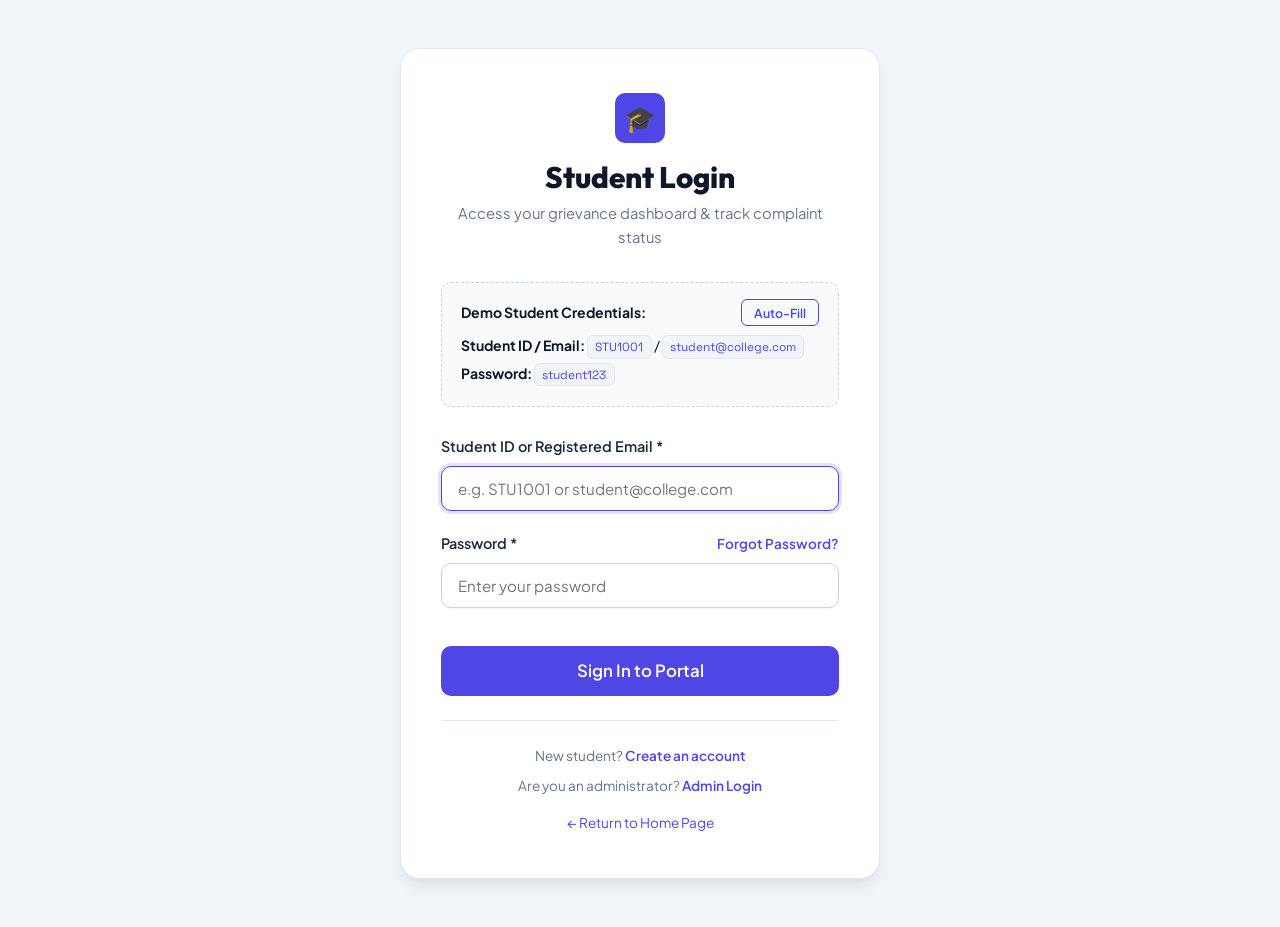
<file: submit-complaint.html>
<!DOCTYPE html>
<html lang="en">
<head>
    <meta charset="UTF-8">
    <meta name="viewport" content="width=device-width, initial-scale=1.0">
    <title>Submit Complaint | Grievance Portal</title>
    <link rel="stylesheet" href="css/style.css">
</head>
<body>

    <div class="dashboard-layout">
        <!-- Sidebar Navigation -->
        <aside class="dashboard-sidebar" aria-label="Student Navigation">
            <div class="sidebar-header">
                <div class="brand-icon" style="width:36px;height:36px;font-size:1.1rem;">🎓</div>
                <div>
                    <h2>Student Portal</h2>
                    <span>Grievance Center</span>
                </div>
            </div>

            <ul class="sidebar-menu">
                <li><a href="dashboard.html" class="sidebar-link"><span class="sidebar-icon">📊</span> Dashboard</a></li>
                <li><a href="submit-complaint.html" class="sidebar-link active"><span class="sidebar-icon">✍️</span> Submit Complaint</a></li>
                <li><a href="track-complaint.html" class="sidebar-link"><span class="sidebar-icon">🔍</span> Track Complaint</a></li>
                <li><a href="my-complaints.html" class="sidebar-link"><span class="sidebar-icon">📑</span> My Complaints</a></li>
                <li><a href="profile.html" class="sidebar-link"><span class="sidebar-icon">👤</span> My Profile</a></li>
            </ul>

            <div class="sidebar-footer">
                <a href="javascript:void(0)" onclick="Auth.logoutStudent('login.html')" class="btn btn-danger-soft w-100 btn-sm">🚪 Logout</a>
            </div>
        </aside>

        <div class="sidebar-overlay"></div>

        <!-- Main Content Area -->
        <div class="dashboard-main">
            <!-- Topbar -->
            <header class="dashboard-topbar">
                <div class="d-flex align-center gap-2">
                    <button type="button" class="sidebar-toggle" aria-label="Toggle menu">☰</button>
                    <div>
                        <h2 style="font-size: 1.2rem; margin:0;">Submit a Grievance</h2>
                        <span class="text-muted small">Fill out the details below to lodge your formal complaint</span>
                    </div>
                </div>

                <div class="d-flex align-center gap-2">
                    <a href="my-complaints.html" class="btn btn-outline-secondary btn-sm">My Complaints</a>
                </div>
            </header>

            <main class="dashboard-content">
                <div class="card" style="max-width: 860px; margin: 0 auto;">
                    <div class="card-header">
                        <h3 class="card-title">Grievance Submission Form</h3>
                        <p class="text-muted small mb-0">Please provide accurate information to expedite resolution by college administrators.</p>
                    </div>

                    <div class="card-body">
                        <form id="submit-complaint-form">
                            <!-- Title -->
                            <div class="form-group">
                                <label for="complaint-title" class="form-label">Complaint Title *</label>
                                <input type="text" id="complaint-title" class="form-control" placeholder="Brief summary of the issue (e.g. Water Supply Issue in Kaveri Hostel)" minlength="5" required autofocus>
                            </div>

                            <!-- Category & Priority Row -->
                            <div class="form-row">
                                <div class="form-group">
                                    <label for="complaint-category" class="form-label">Complaint Category *</label>
                                    <select id="complaint-category" class="form-control" required>
                                        <option value="">-- Select Category --</option>
                                        <option value="Academic">Academic</option>
                                        <option value="Faculty">Faculty</option>
                                        <option value="Hostel">Hostel</option>
                                        <option value="Canteen">Canteen</option>
                                        <option value="Transportation">Transportation</option>
                                        <option value="Infrastructure">Infrastructure</option>
                                        <option value="Library">Library</option>
                                        <option value="Examination">Examination</option>
                                        <option value="Fees">Fees</option>
                                        <option value="Harassment">Harassment</option>
                                        <option value="Technical Issue">Technical Issue</option>
                                        <option value="Other">Other</option>
                                    </select>
                                </div>

                                <div class="form-group">
                                    <label for="complaint-priority" class="form-label">Priority Level *</label>
                                    <select id="complaint-priority" class="form-control" required>
                                        <option value="Low">Low - General query or non-disruptive</option>
                                        <option value="Medium" selected>Medium - Noticeable inconvenience</option>
                                        <option value="High">High - Significant academic/campus disruption</option>
                                        <option value="Urgent">Urgent - Immediate safety or exam critical</option>
                                    </select>
                                </div>
                            </div>

                            <!-- Location & Incident Date Row -->
                            <div class="form-row">
                                <div class="form-group">
                                    <label for="complaint-location" class="form-label">Location of Incident *</label>
                                    <input type="text" id="complaint-location" class="form-control" placeholder="e.g. Block B Room 304, Main Canteen, Bus #12" required>
                                </div>

                                <div class="form-group">
                                    <label for="incident-date" class="form-label">Date of Incident *</label>
                                    <input type="date" id="incident-date" class="form-control" required>
                                </div>
                            </div>

                            <!-- Contact Info -->
                            <div class="form-group">
                                <label for="complaint-contact" class="form-label">Contact Phone (Optional for quick verification)</label>
                                <input type="tel" id="complaint-contact" class="form-control" placeholder="e.g. +91 98765 43210">
                            </div>

                            <!-- Detailed Description -->
                            <div class="form-group">
                                <div class="d-flex justify-between align-center mb-1">
                                    <label for="complaint-description" class="form-label mb-0">Detailed Description *</label>
                                    <span class="char-counter" id="char-counter">0 / 1000 characters</span>
                                </div>
                                <textarea id="complaint-description" class="form-control" rows="6" maxlength="1000" placeholder="Describe the grievance in detail. Include specific times, faculty/staff involved if applicable, and prior attempts to resolve..." required></textarea>
                            </div>

                            <div class="d-flex justify-between align-center mt-4 pt-3" style="border-top: 1px solid var(--slate-200);">
                                <a href="dashboard.html" class="btn btn-outline-secondary">Cancel</a>
                                <button type="submit" class="btn btn-primary btn-lg">Submit Grievance Ticket</button>
                            </div>
                        </form>
                    </div>
                </div>
            </main>
        </div>
    </div>

    <!-- Scripts -->
    <script src="js/storage.js"></script>
    <script src="js/auth.js"></script>
    <script src="js/complaints.js"></script>
    <script src="js/student.js"></script>
    <script src="js/main.js"></script>
    <script>
        document.addEventListener('DOMContentLoaded', () => {
            StudentController.initSubmitForm();
        });
    </script>
</body>
</html>
</file>
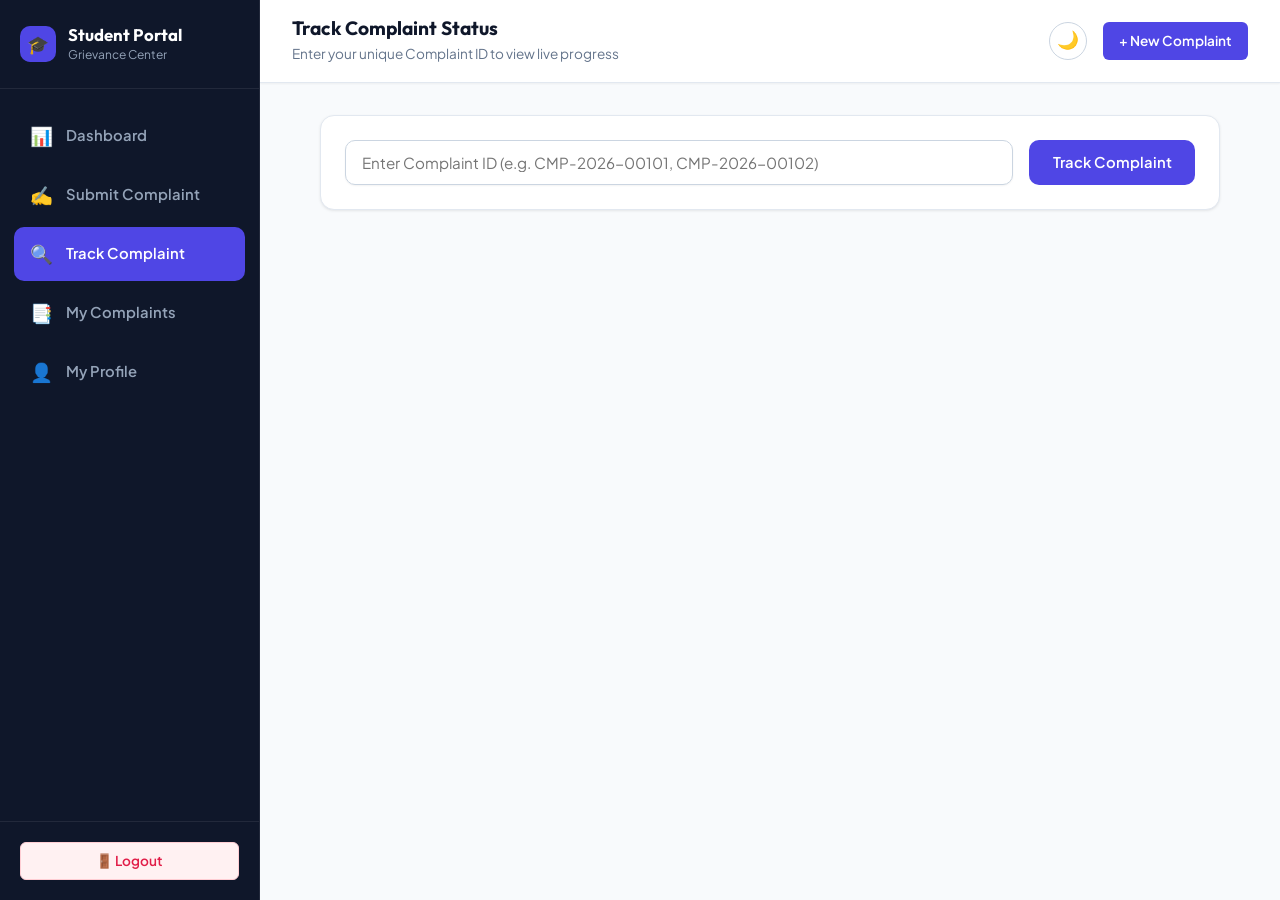
<file: track-complaint.html>
<!DOCTYPE html>
<html lang="en">
<head>
    <meta charset="UTF-8">
    <meta name="viewport" content="width=device-width, initial-scale=1.0">
    <title>Track Complaint | Grievance Portal</title>
    <link rel="stylesheet" href="css/style.css">
</head>
<body>

    <div class="dashboard-layout">
        <!-- Sidebar Navigation -->
        <aside class="dashboard-sidebar" aria-label="Student Navigation">
            <div class="sidebar-header">
                <div class="brand-icon" style="width:36px;height:36px;font-size:1.1rem;">🎓</div>
                <div>
                    <h2>Student Portal</h2>
                    <span>Grievance Center</span>
                </div>
            </div>

            <ul class="sidebar-menu">
                <li><a href="dashboard.html" class="sidebar-link"><span class="sidebar-icon">📊</span> Dashboard</a></li>
                <li><a href="submit-complaint.html" class="sidebar-link"><span class="sidebar-icon">✍️</span> Submit Complaint</a></li>
                <li><a href="track-complaint.html" class="sidebar-link active"><span class="sidebar-icon">🔍</span> Track Complaint</a></li>
                <li><a href="my-complaints.html" class="sidebar-link"><span class="sidebar-icon">📑</span> My Complaints</a></li>
                <li><a href="profile.html" class="sidebar-link"><span class="sidebar-icon">👤</span> My Profile</a></li>
            </ul>

            <div class="sidebar-footer">
                <a href="javascript:void(0)" onclick="Auth.logoutStudent('login.html')" class="btn btn-danger-soft w-100 btn-sm">🚪 Logout</a>
            </div>
        </aside>

        <div class="sidebar-overlay"></div>

        <!-- Main Content Area -->
        <div class="dashboard-main">
            <!-- Topbar -->
            <header class="dashboard-topbar">
                <div class="d-flex align-center gap-2">
                    <button type="button" class="sidebar-toggle" aria-label="Toggle menu">☰</button>
                    <div>
                        <h2 style="font-size: 1.2rem; margin:0;">Track Complaint Status</h2>
                        <span class="text-muted small">Enter your unique Complaint ID to view live progress</span>
                    </div>
                </div>

                <div class="d-flex align-center gap-2">
                    <a href="submit-complaint.html" class="btn btn-primary btn-sm">+ New Complaint</a>
                </div>
            </header>

            <main class="dashboard-content">
                <div style="max-width: 900px; margin: 0 auto;">
                    <!-- Tracking Search Card -->
                    <div class="card mb-4">
                        <div class="card-body">
                            <form id="track-search-form" class="d-flex gap-2 flex-wrap">
                                <div style="flex: 1; min-width: 260px;">
                                    <input type="text" id="track-input-id" class="form-control" placeholder="Enter Complaint ID (e.g. CMP-2026-00101, CMP-2026-00102)" required>
                                </div>
                                <button type="submit" class="btn btn-primary">Track Complaint</button>
                            </form>
                        </div>
                    </div>

                    <!-- Tracking Result Container (Populated by student.js) -->
                    <div id="track-result-container" style="display: none;">
                        <!-- Dynamically injected tracking card and visual stepper -->
                    </div>
                </div>
            </main>
        </div>
    </div>

    <!-- Scripts -->
    <script src="js/storage.js"></script>
    <script src="js/auth.js"></script>
    <script src="js/complaints.js"></script>
    <script src="js/student.js"></script>
    <script src="js/main.js"></script>
    <script>
        document.addEventListener('DOMContentLoaded', () => {
            StudentController.initTrack();
        });
    </script>
</body>
</html>
</file>
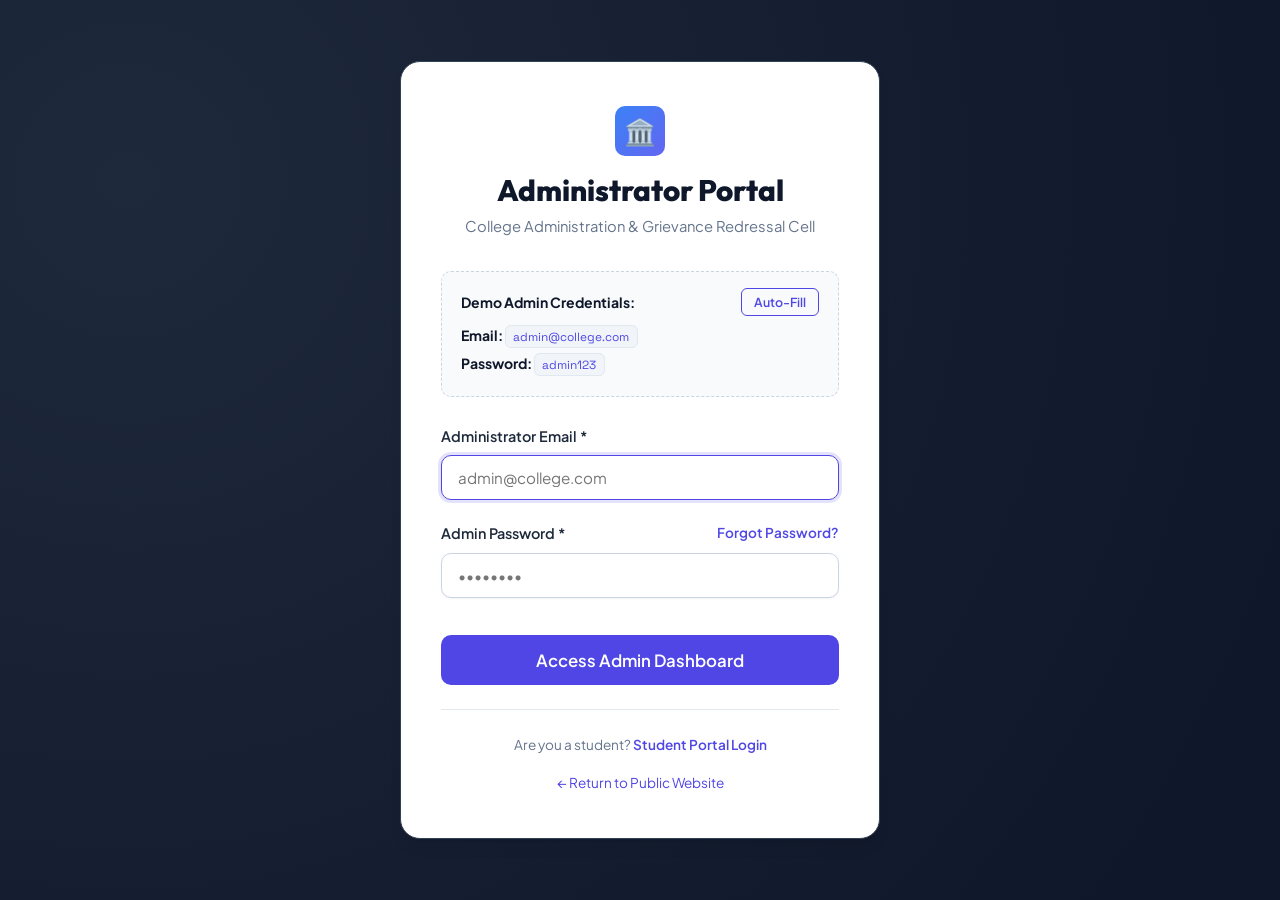
<file: admin/complaint-details.html>
<!DOCTYPE html>
<html lang="en">
<head>
    <meta charset="UTF-8">
    <meta name="viewport" content="width=device-width, initial-scale=1.0">
    <title>Manage Complaint Details | Admin Portal</title>
    <link rel="stylesheet" href="../css/style.css">
</head>
<body>

    <div class="dashboard-layout">
        <!-- Sidebar Navigation -->
        <aside class="dashboard-sidebar" aria-label="Administrator Navigation">
            <div class="sidebar-header">
                <div class="brand-icon" style="background: linear-gradient(135deg, #3b82f6 0%, #6366f1 100%); width:36px; height:36px; font-size:1.1rem;">🏛️</div>
                <div>
                    <h2>Admin Portal</h2>
                    <span>Administration Desk</span>
                </div>
            </div>

            <ul class="sidebar-menu">
                <li><a href="dashboard.html" class="sidebar-link"><span class="sidebar-icon">📊</span> Dashboard</a></li>
                <li><a href="complaints.html" class="sidebar-link active"><span class="sidebar-icon">📋</span> All Complaints</a></li>
                <li><a href="complaints.html?status=Submitted" class="sidebar-link"><span class="sidebar-icon">📥</span> Pending Grievances</a></li>
                <li><a href="complaints.html?status=In Progress" class="sidebar-link"><span class="sidebar-icon">⚙️</span> In Progress</a></li>
                <li><a href="complaints.html?status=Resolved" class="sidebar-link"><span class="sidebar-icon">✅</span> Resolved Tickets</a></li>
                <li><a href="students.html" class="sidebar-link"><span class="sidebar-icon">👥</span> Student Directory</a></li>
                <li><a href="reports.html" class="sidebar-link"><span class="sidebar-icon">📈</span> Analytics & Reports</a></li>
            </ul>

            <div class="sidebar-footer">
                <a href="javascript:void(0)" onclick="Auth.logoutAdmin('login.html')" class="btn btn-danger-soft w-100 btn-sm">🚪 Logout Admin</a>
            </div>
        </aside>

        <div class="sidebar-overlay"></div>

        <!-- Main Content Area -->
        <div class="dashboard-main">
            <!-- Topbar -->
            <header class="dashboard-topbar">
                <div class="d-flex align-center gap-2">
                    <button type="button" class="sidebar-toggle" aria-label="Toggle menu">☰</button>
                    <div>
                        <h2 style="font-size: 1.2rem; margin:0;">Grievance Ticket Management</h2>
                        <span class="text-muted small">Update status, assign responsible department, and post response</span>
                    </div>
                </div>

                <div class="d-flex align-center gap-2">
                    <a href="complaints.html" class="btn btn-outline-secondary btn-sm">← Back to Complaints</a>
                </div>
            </header>

            <main class="dashboard-content">
                <div id="admin-complaint-detail-container">
                    <!-- Populated dynamically by admin.js -->
                </div>
            </main>
        </div>
    </div>

    <!-- Scripts -->
    <script src="../js/storage.js"></script>
    <script src="../js/auth.js"></script>
    <script src="../js/complaints.js"></script>
    <script src="../js/admin.js"></script>
    <script src="../js/main.js"></script>
    <script>
        document.addEventListener('DOMContentLoaded', () => {
            AdminController.initComplaintDetails();
        });
    </script>
</body>
</html>
</file>
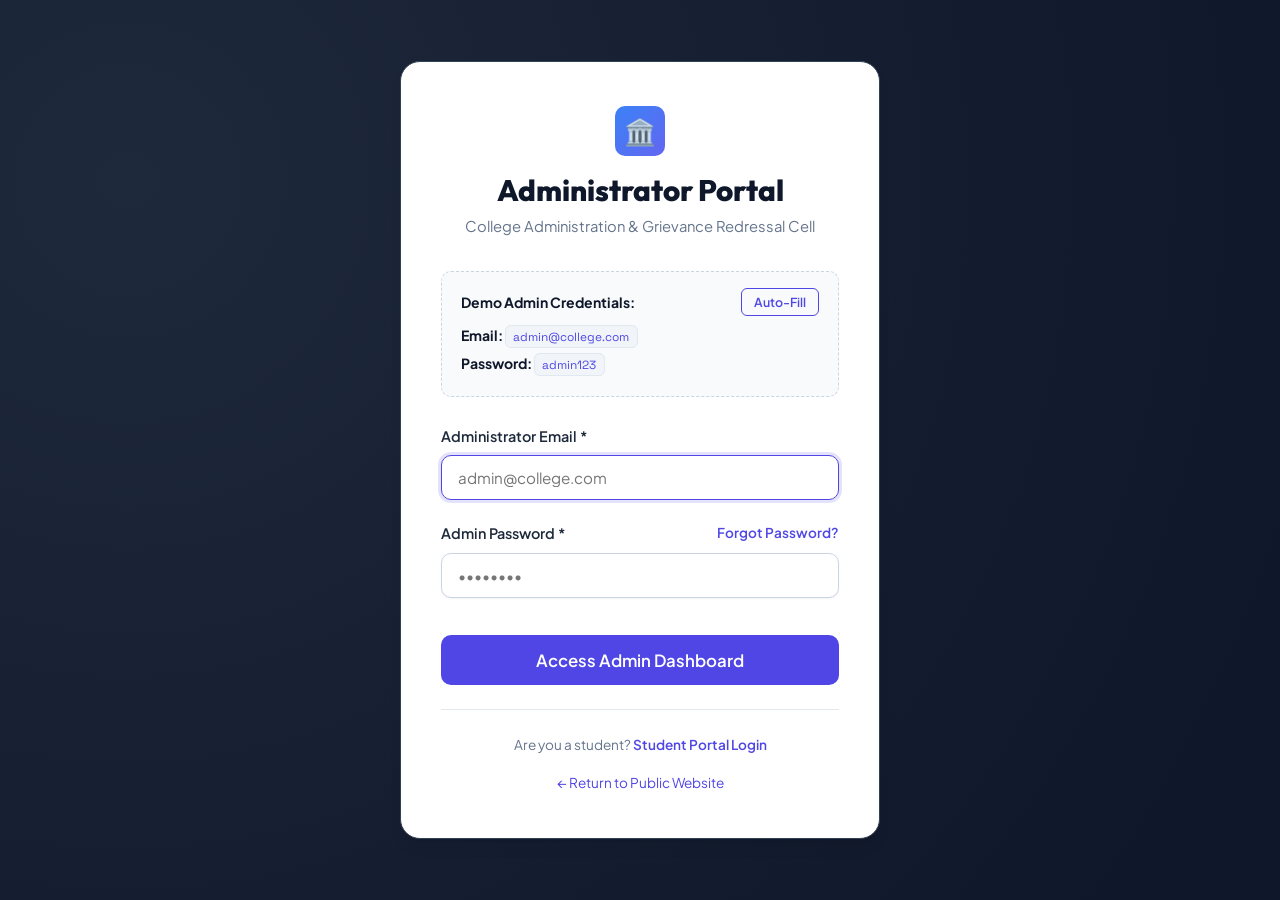
<file: admin/complaints.html>
<!DOCTYPE html>
<html lang="en">
<head>
    <meta charset="UTF-8">
    <meta name="viewport" content="width=device-width, initial-scale=1.0">
    <title>Manage Complaints | Admin Portal</title>
    <link rel="stylesheet" href="../css/style.css">
</head>
<body>

    <div class="dashboard-layout">
        <!-- Sidebar Navigation -->
        <aside class="dashboard-sidebar" aria-label="Administrator Navigation">
            <div class="sidebar-header">
                <div class="brand-icon" style="background: linear-gradient(135deg, #3b82f6 0%, #6366f1 100%); width:36px; height:36px; font-size:1.1rem;">🏛️</div>
                <div>
                    <h2>Admin Portal</h2>
                    <span>Administration Desk</span>
                </div>
            </div>

            <ul class="sidebar-menu">
                <li><a href="dashboard.html" class="sidebar-link"><span class="sidebar-icon">📊</span> Dashboard</a></li>
                <li><a href="complaints.html" class="sidebar-link active"><span class="sidebar-icon">📋</span> All Complaints</a></li>
                <li><a href="complaints.html?status=Submitted" class="sidebar-link"><span class="sidebar-icon">📥</span> Pending Grievances</a></li>
                <li><a href="complaints.html?status=In Progress" class="sidebar-link"><span class="sidebar-icon">⚙️</span> In Progress</a></li>
                <li><a href="complaints.html?status=Resolved" class="sidebar-link"><span class="sidebar-icon">✅</span> Resolved Tickets</a></li>
                <li><a href="students.html" class="sidebar-link"><span class="sidebar-icon">👥</span> Student Directory</a></li>
                <li><a href="reports.html" class="sidebar-link"><span class="sidebar-icon">📈</span> Analytics & Reports</a></li>
            </ul>

            <div class="sidebar-footer">
                <a href="javascript:void(0)" onclick="Auth.logoutAdmin('login.html')" class="btn btn-danger-soft w-100 btn-sm">🚪 Logout Admin</a>
            </div>
        </aside>

        <div class="sidebar-overlay"></div>

        <!-- Main Content Area -->
        <div class="dashboard-main">
            <!-- Topbar -->
            <header class="dashboard-topbar">
                <div class="d-flex align-center gap-2">
                    <button type="button" class="sidebar-toggle" aria-label="Toggle menu">☰</button>
                    <div>
                        <h2 style="font-size: 1.2rem; margin:0;">Manage Student Complaints</h2>
                        <span class="text-muted small" id="admin-complaints-count">Loading grievances...</span>
                    </div>
                </div>

                <div class="d-flex align-center gap-2">
                    <a href="reports.html" class="btn btn-outline-secondary btn-sm">Export / Print Report</a>
                </div>
            </header>

            <main class="dashboard-content">
                <!-- Search & Filters Toolbar -->
                <div class="card mb-4">
                    <div class="card-body py-3">
                        <div class="d-flex gap-2 flex-wrap align-center">
                            <!-- Keyword Search -->
                            <div style="flex: 1.5; min-width: 220px;">
                                <input type="text" id="admin-filter-search" class="form-control" placeholder="Search by Complaint ID, Student ID, Name, Title...">
                            </div>

                            <!-- Category Filter -->
                            <div style="flex: 1; min-width: 140px;">
                                <select id="admin-filter-category" class="form-control">
                                    <option value="all">All Categories</option>
                                    <!-- Populated dynamically -->
                                </select>
                            </div>

                            <!-- Status Filter -->
                            <div style="flex: 1; min-width: 140px;">
                                <select id="admin-filter-status" class="form-control">
                                    <option value="all">All Statuses</option>
                                    <option value="Submitted">Submitted</option>
                                    <option value="Under Review">Under Review</option>
                                    <option value="In Progress">In Progress</option>
                                    <option value="Resolved">Resolved</option>
                                    <option value="Rejected">Rejected</option>
                                    <option value="Closed">Closed</option>
                                </select>
                            </div>

                            <!-- Priority Filter -->
                            <div style="flex: 0.8; min-width: 130px;">
                                <select id="admin-filter-priority" class="form-control">
                                    <option value="all">All Priorities</option>
                                    <option value="Low">Low</option>
                                    <option value="Medium">Medium</option>
                                    <option value="High">High</option>
                                    <option value="Urgent">Urgent</option>
                                </select>
                            </div>

                            <!-- Department Filter -->
                            <div style="flex: 1.2; min-width: 160px;">
                                <select id="admin-filter-dept" class="form-control">
                                    <option value="all">All Departments</option>
                                    <!-- Populated dynamically -->
                                </select>
                            </div>
                        </div>
                    </div>
                </div>

                <!-- Complaints Table Card -->
                <div class="card">
                    <div class="card-body" style="padding: 0;">
                        <div class="table-responsive">
                            <table class="table">
                                <thead>
                                    <tr>
                                        <th>ID</th>
                                        <th>Student</th>
                                        <th>Complaint Title</th>
                                        <th>Category</th>
                                        <th>Priority</th>
                                        <th>Status</th>
                                        <th>Department</th>
                                        <th>Date</th>
                                        <th>Actions</th>
                                    </tr>
                                </thead>
                                <tbody id="admin-complaints-tbody">
                                    <!-- Populated dynamically by admin.js -->
                                </tbody>
                            </table>
                        </div>
                    </div>
                </div>
            </main>
        </div>
    </div>

    <!-- Scripts -->
    <script src="../js/storage.js"></script>
    <script src="../js/auth.js"></script>
    <script src="../js/complaints.js"></script>
    <script src="../js/admin.js"></script>
    <script src="../js/main.js"></script>
    <script>
        document.addEventListener('DOMContentLoaded', () => {
            // Check for URL query parameter presets
            const urlParams = new URLSearchParams(window.location.search);
            const statusParam = urlParams.get('status');
            const searchParam = urlParams.get('search');
            const catParam = urlParams.get('category');

            if (statusParam) {
                const statusSelect = document.getElementById('admin-filter-status');
                if (statusSelect) statusSelect.value = statusParam;
            }

            if (searchParam) {
                const searchInput = document.getElementById('admin-filter-search');
                if (searchInput) searchInput.value = searchParam;
            }

            if (catParam) {
                const catSelect = document.getElementById('admin-filter-category');
                if (catSelect) catSelect.value = catParam;
            }

            AdminController.initComplaintsTable();
        });
    </script>
</body>
</html>
</file>
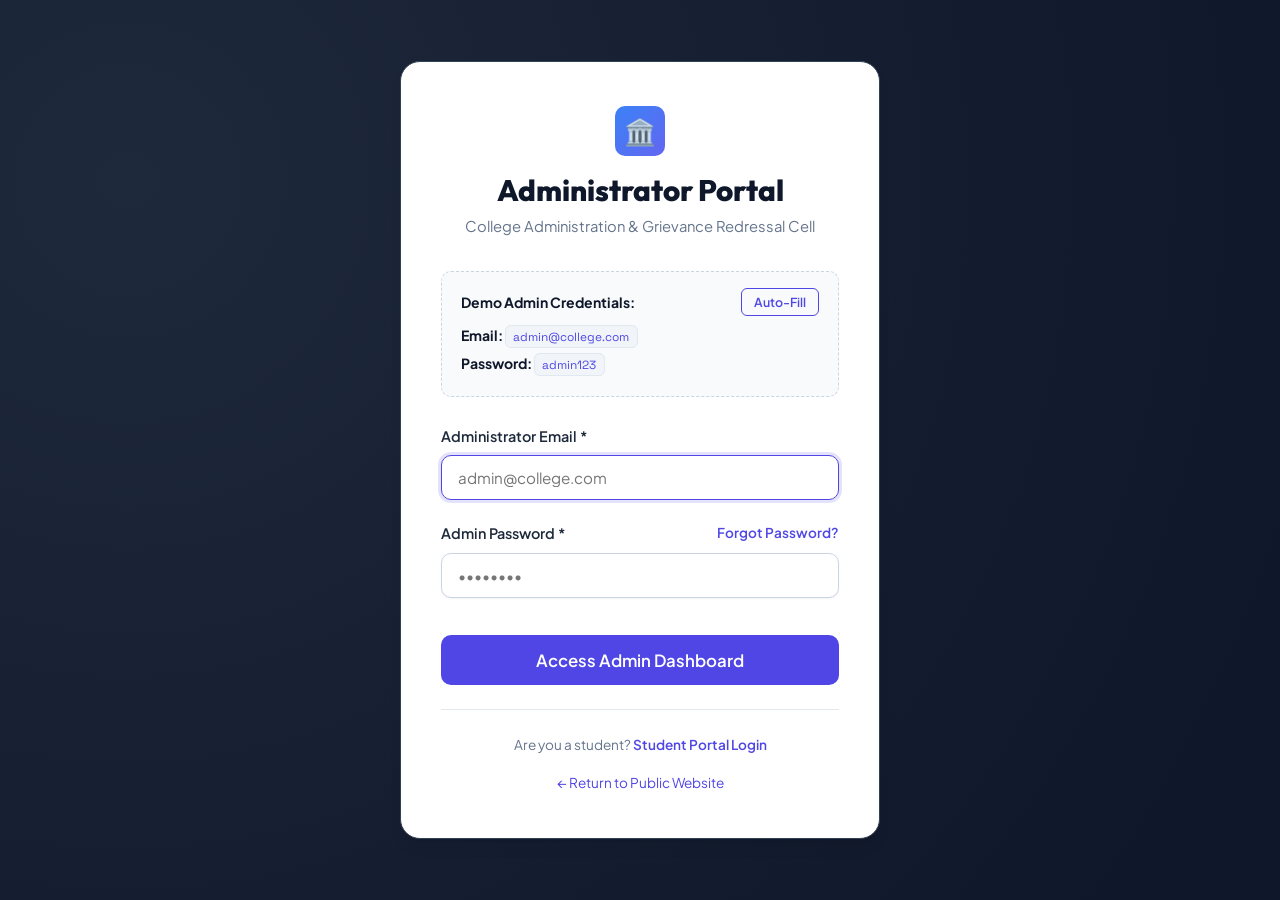
<file: admin/dashboard.html>
<!DOCTYPE html>
<html lang="en">
<head>
    <meta charset="UTF-8">
    <meta name="viewport" content="width=device-width, initial-scale=1.0">
    <title>Admin Dashboard | Grievance Management System</title>
    <link rel="stylesheet" href="../css/style.css">
</head>
<body>

    <div class="dashboard-layout">
        <!-- Admin Sidebar Navigation -->
        <aside class="dashboard-sidebar" aria-label="Administrator Navigation">
            <div class="sidebar-header">
                <div class="brand-icon" style="background: linear-gradient(135deg, #3b82f6 0%, #6366f1 100%); width:36px; height:36px; font-size:1.1rem;">🏛️</div>
                <div>
                    <h2>Admin Portal</h2>
                    <span>Administration Desk</span>
                </div>
            </div>

            <ul class="sidebar-menu">
                <li><a href="dashboard.html" class="sidebar-link active"><span class="sidebar-icon">📊</span> Dashboard</a></li>
                <li><a href="complaints.html" class="sidebar-link"><span class="sidebar-icon">📋</span> All Complaints</a></li>
                <li><a href="complaints.html?status=Submitted" class="sidebar-link"><span class="sidebar-icon">📥</span> Pending Grievances</a></li>
                <li><a href="complaints.html?status=In Progress" class="sidebar-link"><span class="sidebar-icon">⚙️</span> In Progress</a></li>
                <li><a href="complaints.html?status=Resolved" class="sidebar-link"><span class="sidebar-icon">✅</span> Resolved Tickets</a></li>
                <li><a href="students.html" class="sidebar-link"><span class="sidebar-icon">👥</span> Student Directory</a></li>
                <li><a href="reports.html" class="sidebar-link"><span class="sidebar-icon">📈</span> Analytics & Reports</a></li>
            </ul>

            <div class="sidebar-footer">
                <a href="javascript:void(0)" onclick="Auth.logoutAdmin('login.html')" class="btn btn-danger-soft w-100 btn-sm">🚪 Logout Admin</a>
            </div>
        </aside>

        <div class="sidebar-overlay"></div>

        <!-- Main Content Area -->
        <div class="dashboard-main">
            <!-- Topbar -->
            <header class="dashboard-topbar">
                <div class="d-flex align-center gap-2">
                    <button type="button" class="sidebar-toggle" aria-label="Toggle menu">☰</button>
                    <div>
                        <h2 style="font-size: 1.2rem; margin:0;">Administrative Command Center</h2>
                        <span class="text-muted small" id="admin-header-name">Dean of Student Affairs</span>
                    </div>
                </div>

                <div class="d-flex align-center gap-2">
                    <a href="complaints.html" class="btn btn-primary btn-sm">Manage Complaints</a>
                    <a href="reports.html" class="btn btn-outline-secondary btn-sm">Generate Report</a>
                </div>
            </header>

            <main class="dashboard-content">
                <!-- KPI Statistics Grid -->
                <div class="stats-grid mb-4">
                    <div class="stat-card">
                        <div class="stat-icon blue">📋</div>
                        <div>
                            <div class="stat-value" id="stat-admin-total">0</div>
                            <div class="stat-label">Total Complaints</div>
                        </div>
                    </div>
                    <div class="stat-card">
                        <div class="stat-icon blue">📥</div>
                        <div>
                            <div class="stat-value" id="stat-admin-submitted">0</div>
                            <div class="stat-label">New / Submitted</div>
                        </div>
                    </div>
                    <div class="stat-card">
                        <div class="stat-icon purple">🔍</div>
                        <div>
                            <div class="stat-value" id="stat-admin-under-review">0</div>
                            <div class="stat-label">Under Review</div>
                        </div>
                    </div>
                    <div class="stat-card">
                        <div class="stat-icon amber">⚙️</div>
                        <div>
                            <div class="stat-value" id="stat-admin-in-progress">0</div>
                            <div class="stat-label">In Progress</div>
                        </div>
                    </div>
                    <div class="stat-card">
                        <div class="stat-icon green">✅</div>
                        <div>
                            <div class="stat-value" id="stat-admin-resolved">0</div>
                            <div class="stat-label">Resolved</div>
                        </div>
                    </div>
                    <div class="stat-card">
                        <div class="stat-icon red">❌</div>
                        <div>
                            <div class="stat-value" id="stat-admin-rejected">0</div>
                            <div class="stat-label">Rejected / Closed</div>
                        </div>
                    </div>
                </div>

                <!-- Pure HTML/CSS Analytics Charts Grid -->
                <div class="grid-2 mb-4">
                    <!-- Status Distribution Chart -->
                    <div class="card">
                        <div class="card-header">
                            <h3 class="card-title">Complaints by Status</h3>
                        </div>
                        <div class="card-body">
                            <div id="chart-status-container"></div>
                        </div>
                    </div>

                    <!-- Category Breakdown Chart -->
                    <div class="card">
                        <div class="card-header">
                            <h3 class="card-title">Top Grievance Categories</h3>
                        </div>
                        <div class="card-body">
                            <div id="chart-category-container"></div>
                        </div>
                    </div>
                </div>

                <div class="grid-2 mb-4">
                    <!-- Priority Distribution Grid -->
                    <div class="card">
                        <div class="card-header">
                            <h3 class="card-title">Complaints by Priority</h3>
                        </div>
                        <div class="card-body">
                            <div id="chart-priority-container"></div>
                        </div>
                    </div>

                    <!-- Department Assignment Breakdown -->
                    <div class="card">
                        <div class="card-header">
                            <h3 class="card-title">Grievances by Assigned Department</h3>
                        </div>
                        <div class="card-body">
                            <div id="chart-department-container"></div>
                        </div>
                    </div>
                </div>

                <!-- Recent Complaints Table -->
                <div class="card">
                    <div class="card-header d-flex justify-between align-center flex-wrap gap-2">
                        <h3 class="card-title">Recent Student Complaints</h3>
                        <a href="complaints.html" class="btn btn-sm btn-outline-primary">View All Grievances →</a>
                    </div>
                    <div class="card-body" style="padding: 0;">
                        <div class="table-responsive">
                            <table class="table">
                                <thead>
                                    <tr>
                                        <th>Complaint ID</th>
                                        <th>Student</th>
                                        <th>Title & Category</th>
                                        <th>Priority</th>
                                        <th>Status</th>
                                        <th>Date</th>
                                        <th>Action</th>
                                    </tr>
                                </thead>
                                <tbody id="admin-recent-complaints-tbody">
                                    <!-- Populated dynamically by admin.js -->
                                </tbody>
                            </table>
                        </div>
                    </div>
                </div>
            </main>
        </div>
    </div>

    <!-- Scripts -->
    <script src="../js/storage.js"></script>
    <script src="../js/auth.js"></script>
    <script src="../js/complaints.js"></script>
    <script src="../js/admin.js"></script>
    <script src="../js/main.js"></script>
    <script>
        document.addEventListener('DOMContentLoaded', () => {
            AdminController.initDashboard();
        });
    </script>
</body>
</html>
</file>
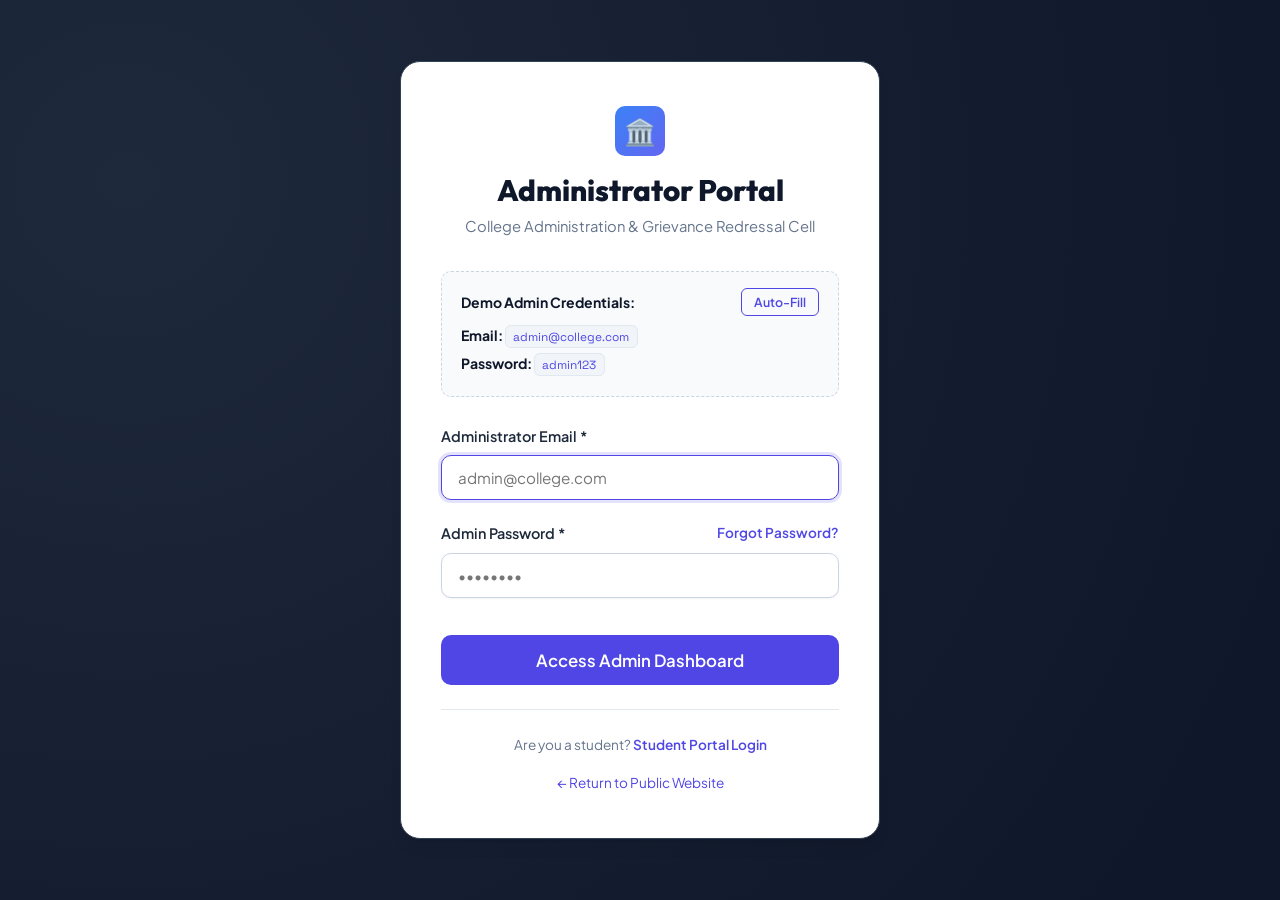
<file: admin/login.html>
<!DOCTYPE html>
<html lang="en">
<head>
    <meta charset="UTF-8">
    <meta name="viewport" content="width=device-width, initial-scale=1.0">
    <title>Administrator Login | Grievance Management System</title>
    <link rel="stylesheet" href="../css/style.css">
</head>
<body class="auth-page" style="background: radial-gradient(circle at 10% 20%, #1e293b 0%, #0f172a 90%);">

    <div class="auth-card animate-scale-up" style="border-color: var(--navy-700);">
        <div class="auth-header">
            <a href="../index.html" class="d-inline-block text-decoration-none">
                <div class="brand-icon" style="background: linear-gradient(135deg, #3b82f6 0%, #6366f1 100%);">🏛️</div>
            </a>
            <h2 class="auth-title">Administrator Portal</h2>
            <p class="auth-subtitle">College Administration & Grievance Redressal Cell</p>
        </div>

        <!-- Demo Admin Credentials Box -->
        <div class="demo-credentials-box">
            <div class="d-flex justify-between align-center mb-1">
                <strong>Demo Admin Credentials:</strong>
                <button type="button" class="btn btn-xs btn-outline-primary" id="fill-admin-btn">Auto-Fill</button>
            </div>
            <p><strong>Email:</strong> <code>admin@college.com</code></p>
            <p><strong>Password:</strong> <code>admin123</code></p>
        </div>

        <form id="admin-login-form">
            <div class="form-group">
                <label for="admin-email" class="form-label">Administrator Email *</label>
                <input type="email" id="admin-email" class="form-control" placeholder="admin@college.com" required autofocus>
            </div>

            <div class="form-group">
                <div class="d-flex justify-between align-center mb-1">
                    <label for="admin-password" class="form-label mb-0">Admin Password *</label>
                    <a href="javascript:void(0)" id="admin-forgot-link" class="small text-primary font-weight-600" style="text-decoration: none;">Forgot Password?</a>
                </div>
                <input type="password" id="admin-password" class="form-control" placeholder="••••••••" required>
            </div>

            <button type="submit" class="btn btn-primary w-100 btn-lg mt-2">Access Admin Dashboard</button>
        </form>

        <div class="text-center mt-3 pt-3" style="border-top: 1px solid var(--slate-200);">
            <p class="text-muted small">Are you a student? <a href="../login.html" class="font-weight-600">Student Portal Login</a></p>
            <p class="text-muted small mt-2"><a href="../index.html">← Return to Public Website</a></p>
        </div>
    </div>

    <!-- Admin Forgot Password / Recovery Modal -->
    <div id="admin-forgot-modal" class="modal-backdrop">
        <div class="modal-dialog animate-scale-up" style="max-width: 460px;">
            <div class="modal-header">
                <h3 class="modal-title">🔐 Administrator Access Recovery</h3>
                <button type="button" class="modal-close-btn" id="close-admin-forgot-modal">&times;</button>
            </div>
            <div class="modal-body">
                <p class="text-muted small mb-3">Administrator credentials provide high-level institutional access and are protected by system security protocols.</p>
                <div class="p-3 rounded mb-3" style="border-left: 4px solid var(--primary); background: rgba(59, 130, 246, 0.1);">
                    <p class="mb-1 small font-weight-600 text-primary">Default Demo Administrator Account:</p>
                    <p class="mb-1 small"><strong>Email:</strong> <code>admin@college.com</code></p>
                    <p class="mb-0 small"><strong>Password:</strong> <code>admin123</code></p>
                </div>
                <p class="text-muted small mb-0">For institutional production credential recovery or password reset requests, please contact the <strong>College IT & Systems Support Cell</strong> at <code>itadmin@college.com</code>.</p>
            </div>
            <div class="modal-footer">
                <button type="button" class="btn btn-secondary" id="cancel-admin-forgot-btn">Close</button>
                <button type="button" class="btn btn-primary" id="auto-fill-modal-btn">Use Demo Credentials</button>
            </div>
        </div>
    </div>

    <script src="../js/storage.js"></script>
    <script src="../js/auth.js"></script>
    <script src="../js/complaints.js"></script>
    <script src="../js/admin.js"></script>
    <script src="../js/main.js"></script>
    <script>
        document.addEventListener('DOMContentLoaded', () => {
            Auth.redirectIfAdminLoggedIn('dashboard.html');

            const form = document.getElementById('admin-login-form');
            const emailInput = document.getElementById('admin-email');
            const passInput = document.getElementById('admin-password');
            const fillBtn = document.getElementById('fill-admin-btn');

            // Admin Forgot Password Elements
            const adminForgotLink = document.getElementById('admin-forgot-link');
            const adminForgotModal = document.getElementById('admin-forgot-modal');
            const closeAdminForgotBtn = document.getElementById('close-admin-forgot-modal');
            const cancelAdminForgotBtn = document.getElementById('cancel-admin-forgot-btn');
            const autoFillModalBtn = document.getElementById('auto-fill-modal-btn');

            const openAdminForgotModal = () => {
                adminForgotModal.classList.add('active');
            };

            const closeAdminForgotModal = () => {
                adminForgotModal.classList.remove('active');
            };

            if (adminForgotLink) adminForgotLink.addEventListener('click', openAdminForgotModal);
            if (closeAdminForgotBtn) closeAdminForgotBtn.addEventListener('click', closeAdminForgotModal);
            if (cancelAdminForgotBtn) cancelAdminForgotBtn.addEventListener('click', closeAdminForgotModal);

            if (adminForgotModal) {
                adminForgotModal.addEventListener('click', (e) => {
                    if (e.target === adminForgotModal) closeAdminForgotModal();
                });
            }

            if (autoFillModalBtn) {
                autoFillModalBtn.addEventListener('click', () => {
                    emailInput.value = 'admin@college.com';
                    passInput.value = 'admin123';
                    closeAdminForgotModal();
                    showToast('Admin demo credentials populated!', 'info', 2000);
                });
            }

            if (fillBtn) {
                fillBtn.addEventListener('click', () => {
                    emailInput.value = 'admin@college.com';
                    passInput.value = 'admin123';
                    showToast('Admin demo credentials populated!', 'info', 2000);
                });
            }

            if (form) {
                form.addEventListener('submit', (e) => {
                    e.preventDefault();
                    const email = emailInput.value;
                    const password = passInput.value;

                    const res = Auth.loginAdmin(email, password);
                    if (res.success) {
                        showToast("Admin authenticated! Opening dashboard...", "success");
                        setTimeout(() => {
                            window.location.href = "dashboard.html";
                        }, 800);
                    } else {
                        showToast(res.message, "error");
                    }
                });
            }
        });
    </script>
</body>
</html>
</file>
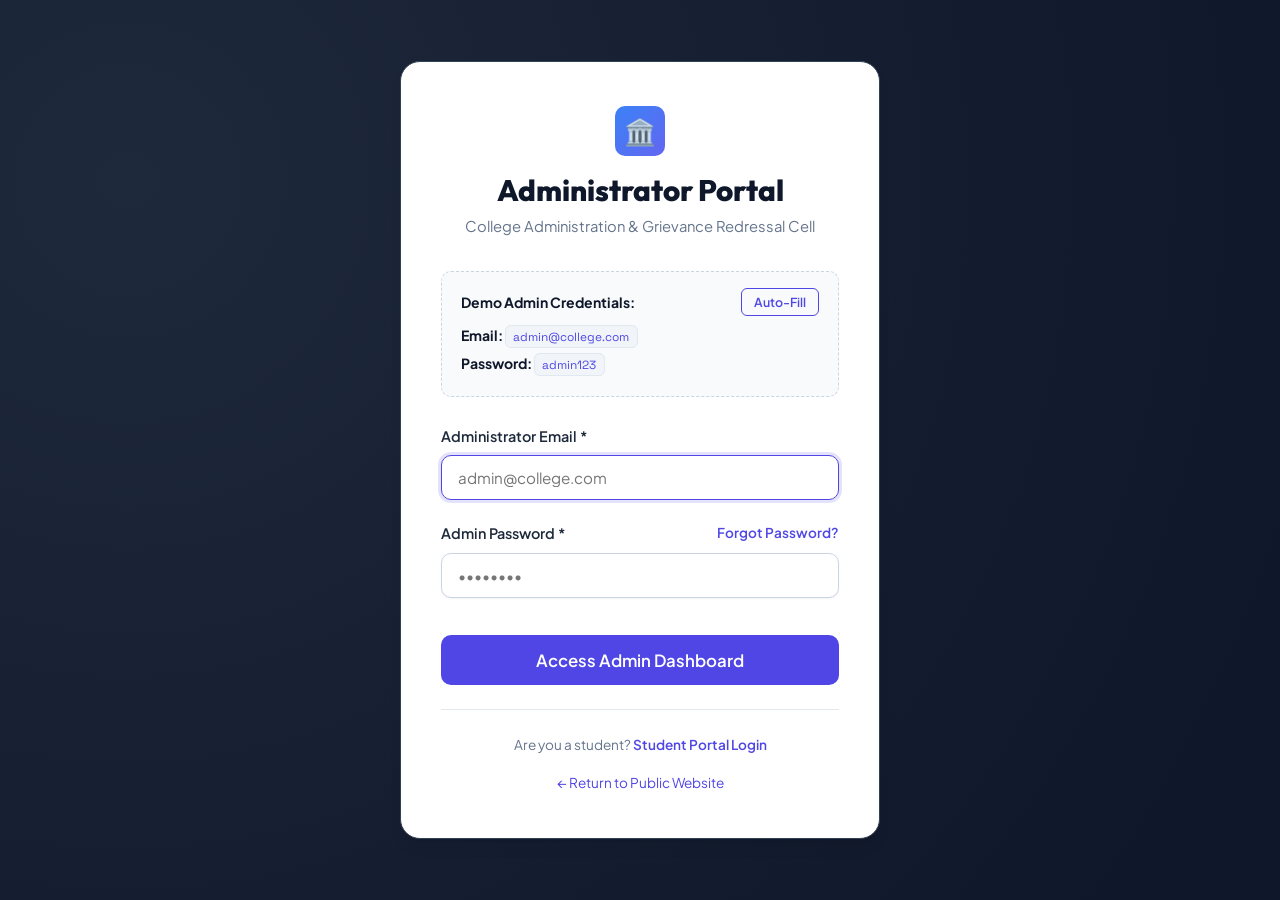
<file: admin/reports.html>
<!DOCTYPE html>
<html lang="en">
<head>
    <meta charset="UTF-8">
    <meta name="viewport" content="width=device-width, initial-scale=1.0">
    <title>Grievance Analytics & Reports | Admin Portal</title>
    <link rel="stylesheet" href="../css/style.css">
</head>
<body>

    <div class="dashboard-layout">
        <!-- Sidebar Navigation -->
        <aside class="dashboard-sidebar" aria-label="Administrator Navigation">
            <div class="sidebar-header">
                <div class="brand-icon" style="background: linear-gradient(135deg, #3b82f6 0%, #6366f1 100%); width:36px; height:36px; font-size:1.1rem;">🏛️</div>
                <div>
                    <h2>Admin Portal</h2>
                    <span>Administration Desk</span>
                </div>
            </div>

            <ul class="sidebar-menu">
                <li><a href="dashboard.html" class="sidebar-link"><span class="sidebar-icon">📊</span> Dashboard</a></li>
                <li><a href="complaints.html" class="sidebar-link"><span class="sidebar-icon">📋</span> All Complaints</a></li>
                <li><a href="complaints.html?status=Submitted" class="sidebar-link"><span class="sidebar-icon">📥</span> Pending Grievances</a></li>
                <li><a href="complaints.html?status=In Progress" class="sidebar-link"><span class="sidebar-icon">⚙️</span> In Progress</a></li>
                <li><a href="complaints.html?status=Resolved" class="sidebar-link"><span class="sidebar-icon">✅</span> Resolved Tickets</a></li>
                <li><a href="students.html" class="sidebar-link"><span class="sidebar-icon">👥</span> Student Directory</a></li>
                <li><a href="reports.html" class="sidebar-link active"><span class="sidebar-icon">📈</span> Analytics & Reports</a></li>
            </ul>

            <div class="sidebar-footer">
                <a href="javascript:void(0)" onclick="Auth.logoutAdmin('login.html')" class="btn btn-danger-soft w-100 btn-sm">🚪 Logout Admin</a>
            </div>
        </aside>

        <div class="sidebar-overlay"></div>

        <!-- Main Content Area -->
        <div class="dashboard-main">
            <!-- Topbar -->
            <header class="dashboard-topbar">
                <div class="d-flex align-center gap-2">
                    <button type="button" class="sidebar-toggle" aria-label="Toggle menu">☰</button>
                    <div>
                        <h2 style="font-size: 1.2rem; margin:0;">Grievance Redressal Reports & Analytics</h2>
                        <span class="text-muted small">Generate timeframe-based summaries and print executive reports</span>
                    </div>
                </div>

                <div class="d-flex align-center gap-2">
                    <button type="button" onclick="window.print()" class="btn btn-primary btn-sm">🖨️ Print / Export PDF</button>
                </div>
            </header>

            <main class="dashboard-content">
                <!-- Filter Controls (Hidden in print) -->
                <div class="card mb-4">
                    <div class="card-header">
                        <h3 class="card-title">Report Parameters & Timeframe</h3>
                    </div>
                    <div class="card-body">
                        <div class="d-flex gap-2 flex-wrap align-center">
                            <div style="min-width: 180px;">
                                <label for="report-date-preset" class="form-label mb-1">Timeframe Preset</label>
                                <select id="report-date-preset" class="form-control">
                                    <option value="all">All Time Records</option>
                                    <option value="today">Today</option>
                                    <option value="week">This Past Week (7 Days)</option>
                                    <option value="month">This Month</option>
                                    <option value="year">This Academic Year</option>
                                    <option value="custom">Custom Date Range</option>
                                </select>
                            </div>

                            <div id="custom-date-row" class="d-flex gap-2 align-center flex-wrap" style="display: none;">
                                <div>
                                    <label for="report-start-date" class="form-label mb-1">Start Date</label>
                                    <input type="date" id="report-start-date" class="form-control">
                                </div>
                                <div>
                                    <label for="report-end-date" class="form-label mb-1">End Date</label>
                                    <input type="date" id="report-end-date" class="form-control">
                                </div>
                                <div style="margin-top: 1.5rem;">
                                    <button type="button" id="report-apply-btn" class="btn btn-secondary">Apply Filter</button>
                                </div>
                            </div>
                        </div>
                    </div>
                </div>

                <!-- Printable Report Header -->
                <div class="card mb-4">
                    <div class="card-header d-flex justify-between align-center flex-wrap gap-2">
                        <div>
                            <h3 class="card-title">Executive Redressal Summary</h3>
                            <span class="text-muted small">Institution: Mailam Engineering College</span>
                        </div>
                        <div>
                            <span class="badge badge-primary">Generated: <script>document.write(new Date().toLocaleDateString())</script></span>
                        </div>
                    </div>

                    <div class="card-body">
                        <!-- Summary KPIs Grid -->
                        <div class="stats-grid mb-4">
                            <div class="stat-card">
                                <div class="stat-icon blue">📋</div>
                                <div>
                                    <div class="stat-value" id="report-total-count">0</div>
                                    <div class="stat-label">Total Logged</div>
                                </div>
                            </div>
                            <div class="stat-card">
                                <div class="stat-icon green">✅</div>
                                <div>
                                    <div class="stat-value" id="report-resolved-count">0</div>
                                    <div class="stat-label">Resolved</div>
                                </div>
                            </div>
                            <div class="stat-card">
                                <div class="stat-icon amber">⏳</div>
                                <div>
                                    <div class="stat-value" id="report-pending-count">0</div>
                                    <div class="stat-label">Pending Review</div>
                                </div>
                            </div>
                            <div class="stat-card">
                                <div class="stat-icon purple">📊</div>
                                <div>
                                    <div class="stat-value" id="report-resolution-rate">0%</div>
                                    <div class="stat-label">Resolution Rate</div>
                                </div>
                            </div>
                        </div>

                        <!-- Distribution Visual Charts -->
                        <div class="grid-2 mb-4">
                            <div class="card" style="border: 1px solid var(--slate-200); box-shadow: none;">
                                <div class="card-header">
                                    <h4 style="font-size:1rem; margin:0;">Status Distribution</h4>
                                </div>
                                <div class="card-body">
                                    <div id="chart-status-container"></div>
                                </div>
                            </div>

                            <div class="card" style="border: 1px solid var(--slate-200); box-shadow: none;">
                                <div class="card-header">
                                    <h4 style="font-size:1rem; margin:0;">Grievances by Category</h4>
                                </div>
                                <div class="card-body">
                                    <div id="chart-category-container"></div>
                                </div>
                            </div>
                        </div>

                        <div class="grid-2 mb-4">
                            <div class="card" style="border: 1px solid var(--slate-200); box-shadow: none;">
                                <div class="card-header">
                                    <h4 style="font-size:1rem; margin:0;">Priority Breakdown</h4>
                                </div>
                                <div class="card-body">
                                    <div id="chart-priority-container"></div>
                                </div>
                            </div>

                            <div class="card" style="border: 1px solid var(--slate-200); box-shadow: none;">
                                <div class="card-header">
                                    <h4 style="font-size:1rem; margin:0;">Department Workload</h4>
                                </div>
                                <div class="card-body">
                                    <div id="chart-department-container"></div>
                                </div>
                            </div>
                        </div>

                        <!-- Filtered Breakdown Table -->
                        <h4 class="section-title mb-2" style="font-size:1.15rem;">Detailed Grievance Records in Timeframe</h4>
                        <div class="table-responsive">
                            <table class="table">
                                <thead>
                                    <tr>
                                        <th>Complaint ID</th>
                                        <th>Student</th>
                                        <th>Title</th>
                                        <th>Category</th>
                                        <th>Status</th>
                                        <th>Date</th>
                                    </tr>
                                </thead>
                                <tbody id="report-breakdown-tbody">
                                    <!-- Populated dynamically by admin.js -->
                                </tbody>
                            </table>
                        </div>
                    </div>
                </div>
            </main>
        </div>
    </div>

    <!-- Scripts -->
    <script src="../js/storage.js"></script>
    <script src="../js/auth.js"></script>
    <script src="../js/complaints.js"></script>
    <script src="../js/admin.js"></script>
    <script src="../js/main.js"></script>
    <script>
        document.addEventListener('DOMContentLoaded', () => {
            AdminController.initReports();
        });
    </script>
</body>
</html>
</file>
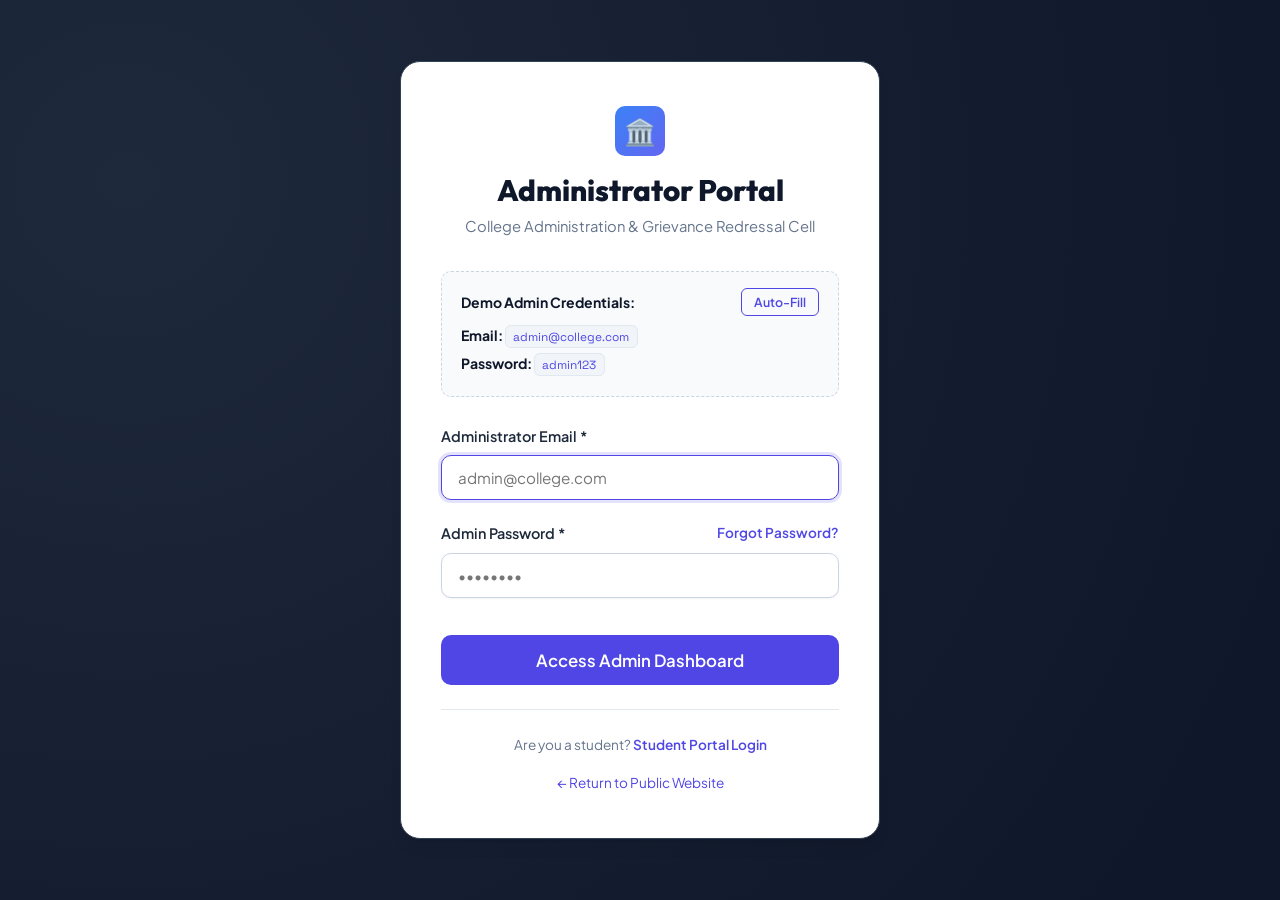
<file: admin/students.html>
<!DOCTYPE html>
<html lang="en">
<head>
    <meta charset="UTF-8">
    <meta name="viewport" content="width=device-width, initial-scale=1.0">
    <title>Student Directory | Admin Portal</title>
    <link rel="stylesheet" href="../css/style.css">
</head>
<body>

    <div class="dashboard-layout">
        <!-- Sidebar Navigation -->
        <aside class="dashboard-sidebar" aria-label="Administrator Navigation">
            <div class="sidebar-header">
                <div class="brand-icon" style="background: linear-gradient(135deg, #3b82f6 0%, #6366f1 100%); width:36px; height:36px; font-size:1.1rem;">🏛️</div>
                <div>
                    <h2>Admin Portal</h2>
                    <span>Administration Desk</span>
                </div>
            </div>

            <ul class="sidebar-menu">
                <li><a href="dashboard.html" class="sidebar-link"><span class="sidebar-icon">📊</span> Dashboard</a></li>
                <li><a href="complaints.html" class="sidebar-link"><span class="sidebar-icon">📋</span> All Complaints</a></li>
                <li><a href="complaints.html?status=Submitted" class="sidebar-link"><span class="sidebar-icon">📥</span> Pending Grievances</a></li>
                <li><a href="complaints.html?status=In Progress" class="sidebar-link"><span class="sidebar-icon">⚙️</span> In Progress</a></li>
                <li><a href="complaints.html?status=Resolved" class="sidebar-link"><span class="sidebar-icon">✅</span> Resolved Tickets</a></li>
                <li><a href="students.html" class="sidebar-link active"><span class="sidebar-icon">👥</span> Student Directory</a></li>
                <li><a href="reports.html" class="sidebar-link"><span class="sidebar-icon">📈</span> Analytics & Reports</a></li>
            </ul>

            <div class="sidebar-footer">
                <a href="javascript:void(0)" onclick="Auth.logoutAdmin('login.html')" class="btn btn-danger-soft w-100 btn-sm">🚪 Logout Admin</a>
            </div>
        </aside>

        <div class="sidebar-overlay"></div>

        <!-- Main Content Area -->
        <div class="dashboard-main">
            <!-- Topbar -->
            <header class="dashboard-topbar">
                <div class="d-flex align-center gap-2">
                    <button type="button" class="sidebar-toggle" aria-label="Toggle menu">☰</button>
                    <div>
                        <h2 style="font-size: 1.2rem; margin:0;">Registered Student Directory</h2>
                        <span class="text-muted small" id="admin-students-count">Loading students...</span>
                    </div>
                </div>

                <div class="d-flex align-center gap-2">
                    <a href="complaints.html" class="btn btn-primary btn-sm">View Complaints</a>
                </div>
            </header>

            <main class="dashboard-content">
                <!-- Search Toolbar -->
                <div class="card mb-4">
                    <div class="card-body py-3">
                        <div class="d-flex gap-2">
                            <input type="text" id="admin-student-search" class="form-control" placeholder="Search students by Name, Student ID, Email, or Department...">
                        </div>
                    </div>
                </div>

                <!-- Students Table Card -->
                <div class="card">
                    <div class="card-body" style="padding: 0;">
                        <div class="table-responsive">
                            <table class="table">
                                <thead>
                                    <tr>
                                        <th>Student ID</th>
                                        <th>Student Name</th>
                                        <th>Email</th>
                                        <th>Department</th>
                                        <th>Year</th>
                                        <th>Complaint Metrics</th>
                                        <th>Actions</th>
                                    </tr>
                                </thead>
                                <tbody id="admin-students-tbody">
                                    <!-- Populated dynamically by admin.js -->
                                </tbody>
                            </table>
                        </div>
                    </div>
                </div>
            </main>
        </div>
    </div>

    <!-- Scripts -->
    <script src="../js/storage.js"></script>
    <script src="../js/auth.js"></script>
    <script src="../js/complaints.js"></script>
    <script src="../js/admin.js"></script>
    <script src="../js/main.js"></script>
    <script>
        document.addEventListener('DOMContentLoaded', () => {
            AdminController.initStudents();
        });
    </script>
</body>
</html>
</file>
<file: css/style.css>
/**
 * Student Complaint & Grievance Management System
 * Clean, Modern, Elegant UI Design System with Dynamic Dark/Light Theme
 */

@import url('https://fonts.googleapis.com/css2?family=Outfit:wght@400;500;600;700;800&family=Plus+Jakarta+Sans:ital,wght@0,400;0,500;0,600;0,700;1,400&family=Space+Grotesk:wght@500;600;700&display=swap');

/* ==========================================================================
   CSS Variables, Color Tokens & Clean Modern Theme Engine
   ========================================================================== */
:root {
    /* Brand & Accent Color System */
    --primary: #4f46e5;
    --primary-hover: #4338ca;
    --primary-dark: #3730a3;
    --primary-light: #eef2ff;
    --primary-glow: rgba(79, 70, 229, 0.2);

    --accent-cyan: #06b6d4;
    --accent-violet: #8b5cf6;
    --accent-fuchsia: #d946ef;
    --accent-emerald: #10b981;
    --accent-amber: #f59e0b;
    --accent-rose: #f43f5e;

    /* Gradients */
    --primary-gradient: linear-gradient(135deg, #4f46e5 0%, #6366f1 100%);
    --primary-gradient-hover: linear-gradient(135deg, #4338ca 0%, #4f46e5 100%);
    --accent-gradient: linear-gradient(135deg, #6366f1 0%, #8b5cf6 100%);
    --dark-surface: #0f172a;

    /* Slate & Neutral System (Light Mode Default) */
    --navy-950: #060913;
    --navy-900: #0f172a;
    --navy-850: #131d38;
    --navy-800: #1e293b;
    --navy-700: #334155;
    
    --slate-600: #475569;
    --slate-500: #64748b;
    --slate-400: #94a3b8;
    --slate-300: #cbd5e1;
    --slate-200: #e2e8f0;
    --slate-100: #f1f5f9;
    --slate-50: #f8fafc;

    --white: #ffffff;
    --body-bg: #f8fafc;
    --card-bg: #ffffff;
    --sidebar-bg: #0f172a;
    --sidebar-text: #e2e8f0;

    /* Semantic Status Colors */
    --status-submitted: #0284c7;
    --status-submitted-bg: #f0f9ff;
    --status-submitted-border: #bae6fd;

    --status-review: #7c3aed;
    --status-review-bg: #f5f3ff;
    --status-review-border: #ddd6fe;

    --status-progress: #d97706;
    --status-progress-bg: #fffbeb;
    --status-progress-border: #fde68a;

    --status-resolved: #059669;
    --status-resolved-bg: #ecfdf5;
    --status-resolved-border: #a7f3d0;

    --status-rejected: #e11d48;
    --status-rejected-bg: #fff1f2;
    --status-rejected-border: #fecdd3;

    --status-closed: #475569;
    --status-closed-bg: #f1f5f9;
    --status-closed-border: #cbd5e1;

    /* Priority System */
    --p-low: #10b981;
    --p-medium: #f59e0b;
    --p-high: #f97316;
    --p-urgent: #ef4444;

    /* Typography */
    --font-heading: 'Outfit', -apple-system, BlinkMacSystemFont, sans-serif;
    --font-body: 'Plus Jakarta Sans', -apple-system, BlinkMacSystemFont, sans-serif;
    --font-mono: 'Space Grotesk', monospace;

    /* Clean Modern Flat & Subtle Depth Shadows */
    --shadow-sm: 0 1px 2px 0 rgba(0, 0, 0, 0.05);
    --shadow-md: 0 4px 6px -1px rgba(0, 0, 0, 0.06), 0 2px 4px -2px rgba(0, 0, 0, 0.04);
    --shadow-lg: 0 10px 15px -3px rgba(0, 0, 0, 0.08), 0 4px 6px -4px rgba(0, 0, 0, 0.04);
    --shadow-xl: 0 20px 25px -5px rgba(0, 0, 0, 0.1), 0 8px 10px -6px rgba(0, 0, 0, 0.04);
    --shadow-card: 0 1px 3px 0 rgba(0, 0, 0, 0.08), 0 1px 2px -1px rgba(0, 0, 0, 0.04);
    --shadow-card-hover: 0 10px 20px -5px rgba(0, 0, 0, 0.08), 0 4px 6px -2px rgba(0, 0, 0, 0.04);

    /* Border Radius */
    --radius-sm: 6px;
    --radius-md: 10px;
    --radius-lg: 14px;
    --radius-xl: 20px;
    --radius-full: 9999px;

    /* Transitions */
    --transition-fast: all 0.15s ease;
    --transition: all 0.25s ease;
}

/* ==========================================================================
   Dark Theme
   ========================================================================== */
[data-theme="dark"] {
    --body-bg: #090d16;
    --card-bg: #111827;
    --sidebar-bg: #060911;
    --white: #111827;
    --navy-900: #f8fafc;
    --navy-800: #e2e8f0;
    --navy-700: #cbd5e1;
    --slate-600: #94a3b8;
    --slate-500: #64748b;
    --slate-400: #475569;
    --slate-300: #334155;
    --slate-200: #1f2937;
    --slate-100: #111827;
    --slate-50: #0d121f;

    --shadow-card: 0 1px 3px 0 rgba(0, 0, 0, 0.4);
    --shadow-card-hover: 0 10px 25px -5px rgba(0, 0, 0, 0.5);
}

[data-theme="dark"] .navbar {
    background: rgba(17, 24, 39, 0.95);
    border-bottom: 1px solid rgba(255, 255, 255, 0.08);
}

[data-theme="dark"] .dashboard-topbar {
    background: rgba(17, 24, 39, 0.95);
    border-bottom: 1px solid rgba(255, 255, 255, 0.08);
}

[data-theme="dark"] .card-header {
    background: #111827;
    border-bottom: 1px solid #1f2937;
}

[data-theme="dark"] .card-footer {
    background: #0d121f;
    border-top: 1px solid #1f2937;
}

[data-theme="dark"] .form-control {
    background: #0d121f;
    color: #f8fafc;
    border-color: #374151;
}

[data-theme="dark"] .form-control:focus {
    background: #111827;
    border-color: var(--primary);
}

[data-theme="dark"] .btn-secondary {
    background: #1f2937;
    color: #f8fafc;
    border-color: #374151;
}

[data-theme="dark"] .table th {
    background: #0d121f;
    color: #cbd5e1;
    border-bottom-color: #374151;
}

[data-theme="dark"] .table td {
    color: #e2e8f0;
    border-bottom-color: #1f2937;
}

[data-theme="dark"] .table tbody tr:hover {
    background: rgba(255, 255, 255, 0.03);
}

/* ==========================================================================
   Base & Reset
   ========================================================================== */
*, *::before, *::after {
    box-sizing: border-box;
    margin: 0;
    padding: 0;
}

html {
    font-size: 16px;
    scroll-behavior: smooth;
    width: 100%;
    height: 100%;
}

section[id], footer[id] {
    scroll-margin-top: 85px;
}

body {
    font-family: var(--font-body);
    background-color: var(--body-bg);
    color: var(--navy-900);
    line-height: 1.6;
    -webkit-font-smoothing: antialiased;
    -moz-osx-font-smoothing: grayscale;
    overflow-x: hidden;
    width: 100%;
    min-height: 100vh;
    display: flex;
    flex-direction: column;
    transition: background-color 0.2s ease, color 0.2s ease;
}

h1, h2, h3, h4, h5, h6 {
    font-family: var(--font-heading);
    color: var(--navy-900);
    font-weight: 700;
    line-height: 1.25;
}

a {
    color: var(--primary);
    text-decoration: none;
    transition: var(--transition-fast);
}

a:hover {
    color: var(--primary-hover);
}

img {
    max-width: 100%;
    display: block;
}

code {
    font-family: var(--font-mono);
    background: var(--slate-100);
    padding: 0.2rem 0.45rem;
    border-radius: var(--radius-sm);
    font-size: 0.85em;
    color: var(--primary);
    border: 1px solid var(--slate-200);
}

[data-theme="dark"] code {
    background: #0f172a;
    color: #93c5fd;
    border-color: #334155;
}

/* Scrollbar */
::-webkit-scrollbar {
    width: 8px;
    height: 8px;
}

::-webkit-scrollbar-track {
    background: var(--slate-100);
}

::-webkit-scrollbar-thumb {
    background: var(--slate-300);
    border-radius: var(--radius-full);
}

::-webkit-scrollbar-thumb:hover {
    background: var(--slate-400);
}

/* ==========================================================================
   Layout Utilities
   ========================================================================== */
.container {
    width: 100%;
    max-width: 1200px;
    margin: 0 auto;
    padding: 0 1.5rem;
}

.container-fluid {
    width: 100%;
    padding: 0 1.5rem;
}

.d-flex { display: flex; }
.d-inline-flex { display: inline-flex; }
.d-inline-block { display: inline-block; }
.d-block { display: block; }
.flex-column { flex-direction: column; }
.flex-wrap { flex-wrap: wrap; }
.align-center { align-items: center; }
.justify-between { justify-content: space-between; }
.justify-center { justify-content: center; }
.justify-end { justify-content: flex-end; }
.gap-1 { gap: 0.5rem; }
.gap-2 { gap: 1rem; }
.gap-3 { gap: 1.5rem; }
.gap-4 { gap: 2rem; }

.mt-1 { margin-top: 0.5rem; }
.mt-2 { margin-top: 1rem; }
.mt-3 { margin-top: 1.5rem; }
.mt-4 { margin-top: 2rem; }
.mb-1 { margin-bottom: 0.5rem; }
.mb-2 { margin-bottom: 1rem; }
.mb-3 { margin-bottom: 1.5rem; }
.mb-4 { margin-bottom: 2rem; }
.mb-0 { margin-bottom: 0 !important; }
.pt-3 { padding-top: 1.5rem; }
.py-4 { padding-top: 1.5rem; padding-bottom: 1.5rem; }
.py-5 { padding-top: 2.5rem; padding-bottom: 2.5rem; }
.text-center { text-align: center; }
.w-100 { width: 100%; }
.position-relative { position: relative; }

.font-weight-500 { font-weight: 500; }
.font-weight-600 { font-weight: 600; }
.font-weight-700 { font-weight: 700; }
.font-weight-800 { font-weight: 800; }
.text-muted { color: var(--slate-500); }
.text-primary { color: var(--primary); }
.text-danger { color: var(--status-rejected); }
.text-success { color: var(--status-resolved); }
.text-cyan { color: var(--accent-cyan); }
.text-violet { color: var(--accent-violet); }
.small { font-size: 0.85rem; }

/* ==========================================================================
   Clean Modern Buttons
   ========================================================================== */
.btn {
    display: inline-flex;
    align-items: center;
    justify-content: center;
    gap: 0.5rem;
    padding: 0.65rem 1.4rem;
    font-family: var(--font-body);
    font-size: 0.925rem;
    font-weight: 600;
    border-radius: var(--radius-md);
    cursor: pointer;
    text-decoration: none;
    white-space: nowrap;
    border: 1px solid transparent;
    transition: var(--transition-fast);
}

.btn-primary {
    background: var(--primary);
    color: #ffffff !important;
}

.btn-primary:hover {
    background: var(--primary-hover);
    transform: translateY(-1px);
    box-shadow: var(--shadow-md);
}

.btn-secondary {
    background: var(--white);
    color: var(--navy-800);
    border-color: var(--slate-300);
}

.btn-secondary:hover {
    background: var(--slate-50);
    color: var(--navy-900);
    border-color: var(--slate-400);
}

.btn-outline-primary {
    background: transparent;
    border-color: var(--primary);
    color: var(--primary);
}

.btn-outline-primary:hover {
    background: var(--primary);
    color: #ffffff !important;
}

.btn-outline-secondary {
    background: transparent;
    border-color: var(--slate-300);
    color: var(--slate-600);
}

.btn-outline-secondary:hover {
    background: var(--white);
    border-color: var(--slate-400);
    color: var(--navy-900);
}

.btn-danger {
    background: var(--status-rejected);
    color: #ffffff !important;
}

.btn-danger:hover {
    background: #be123c;
}

.btn-danger-soft {
    background: var(--status-rejected-bg);
    color: var(--status-rejected);
    border-color: var(--status-rejected-border);
}

.btn-danger-soft:hover {
    background: var(--status-rejected);
    color: #ffffff !important;
}

.btn-sm {
    padding: 0.45rem 0.95rem;
    font-size: 0.85rem;
    border-radius: var(--radius-sm);
}

.btn-xs {
    padding: 0.3rem 0.75rem;
    font-size: 0.775rem;
    border-radius: var(--radius-sm);
}

.btn-lg {
    padding: 0.85rem 2rem;
    font-size: 1.05rem;
    border-radius: var(--radius-md);
}

/* Theme Toggle Button */
.theme-toggle-btn {
    background: transparent;
    border: 1px solid var(--slate-300);
    width: 38px;
    height: 38px;
    border-radius: var(--radius-full);
    display: inline-flex;
    align-items: center;
    justify-content: center;
    cursor: pointer;
    font-size: 1.1rem;
    transition: var(--transition-fast);
}

.theme-toggle-btn:hover {
    background: var(--slate-100);
    border-color: var(--slate-400);
}

[data-theme="dark"] .theme-toggle-btn {
    border-color: #374151;
    color: #fbbf24;
}

[data-theme="dark"] .theme-toggle-btn:hover {
    background: #1f2937;
}

/* ==========================================================================
   Navigation Bar
   ========================================================================== */
.navbar {
    background: var(--white);
    border-bottom: 1px solid var(--slate-200);
    position: sticky;
    top: 0;
    z-index: 100;
    padding: 0.85rem 0;
    box-shadow: var(--shadow-sm);
}

.navbar-container {
    display: flex;
    align-items: center;
    justify-content: space-between;
}

.navbar-brand {
    display: flex;
    align-items: center;
    gap: 0.75rem;
    text-decoration: none;
}

.brand-icon {
    width: 40px;
    height: 40px;
    background: var(--primary);
    color: #ffffff;
    border-radius: var(--radius-md);
    display: flex;
    align-items: center;
    justify-content: center;
    font-size: 1.3rem;
}

.brand-text h1 {
    font-size: 1.1rem;
    font-weight: 700;
    color: var(--navy-900);
    margin: 0;
}

.brand-text span {
    font-size: 0.775rem;
    color: var(--slate-500);
    font-weight: 500;
    display: block;
}

.navbar-menu {
    display: flex;
    align-items: center;
    gap: 1.5rem;
    list-style: none;
}

.nav-link {
    font-size: 0.925rem;
    font-weight: 600;
    color: var(--slate-600);
    padding: 0.45rem 0.75rem;
    border-radius: var(--radius-sm);
    transition: var(--transition-fast);
}

.nav-link:hover {
    color: var(--primary);
    background: var(--slate-100);
}

.nav-link.active {
    color: var(--primary);
    background: var(--primary-light);
}

[data-theme="dark"] .nav-link.active {
    background: rgba(79, 70, 229, 0.15);
}

.navbar-actions {
    display: flex;
    align-items: center;
    gap: 0.75rem;
}

.navbar-toggle {
    display: none;
    background: var(--slate-100);
    border: 1px solid var(--slate-200);
    width: 38px;
    height: 38px;
    border-radius: var(--radius-sm);
    font-size: 1.25rem;
    cursor: pointer;
    color: var(--navy-900);
    align-items: center;
    justify-content: center;
}

/* ==========================================================================
   Hero Section
   ========================================================================== */
.hero {
    background: linear-gradient(135deg, #0f172a 0%, #1e1b4b 100%);
    color: #ffffff;
    padding: 5rem 0 4.5rem;
    position: relative;
}

.hero-grid {
    display: grid;
    grid-template-columns: 1.15fr 0.85fr;
    gap: 3rem;
    align-items: center;
}

.hero-badge {
    display: inline-flex;
    align-items: center;
    gap: 0.5rem;
    background: rgba(255, 255, 255, 0.1);
    border: 1px solid rgba(255, 255, 255, 0.2);
    padding: 0.4rem 1rem;
    border-radius: var(--radius-full);
    font-size: 0.85rem;
    font-weight: 600;
    margin-bottom: 1.25rem;
    color: #c7d2fe;
}

.hero-title {
    font-size: 3.2rem;
    font-weight: 800;
    color: #ffffff;
    line-height: 1.15;
    margin-bottom: 1rem;
}

.hero-title .text-gradient {
    color: #93c5fd;
}

.hero-subtitle {
    font-size: 1.1rem;
    color: #cbd5e1;
    margin-bottom: 2rem;
    max-width: 520px;
}

.hero-card {
    background: #ffffff;
    color: var(--navy-900);
    border-radius: var(--radius-xl);
    padding: 2.25rem;
    box-shadow: var(--shadow-xl);
}

[data-theme="dark"] .hero-card {
    background: #1e293b;
    color: #ffffff;
    border: 1px solid #334155;
}

.hero-card h3 {
    font-size: 1.35rem;
    margin-bottom: 0.75rem;
}

.hero-card p {
    color: var(--slate-600);
    font-size: 0.95rem;
    margin-bottom: 1.5rem;
}

[data-theme="dark"] .hero-card p {
    color: #cbd5e1;
}

/* ==========================================================================
   Section Headers
   ========================================================================== */
.section {
    padding: 5rem 0;
}

.section-header {
    text-align: center;
    max-width: 700px;
    margin: 0 auto 3.5rem;
}

.section-tag {
    display: inline-block;
    color: var(--primary);
    background: var(--primary-light);
    font-size: 0.8rem;
    font-weight: 700;
    text-transform: uppercase;
    letter-spacing: 0.08em;
    padding: 0.35rem 0.95rem;
    border-radius: var(--radius-full);
    margin-bottom: 0.75rem;
}

[data-theme="dark"] .section-tag {
    background: rgba(79, 70, 229, 0.2);
}

.section-title {
    font-size: 2.4rem;
    font-weight: 800;
    margin-bottom: 0.75rem;
    color: var(--navy-900);
}

.section-desc {
    color: var(--slate-500);
    font-size: 1.05rem;
}

/* ==========================================================================
   Clean Cards & Grids
   ========================================================================== */
.stats-grid {
    display: grid;
    grid-template-columns: repeat(4, 1fr);
    gap: 1.5rem;
}

.stat-card {
    background: var(--card-bg);
    border: 1px solid var(--slate-200);
    border-radius: var(--radius-lg);
    padding: 1.75rem 1.5rem;
    box-shadow: var(--shadow-sm);
    display: flex;
    align-items: center;
    gap: 1.25rem;
    transition: var(--transition-fast);
}

.stat-card:hover {
    border-color: var(--slate-300);
    box-shadow: var(--shadow-md);
    transform: translateY(-2px);
}

.stat-icon {
    width: 54px;
    height: 54px;
    border-radius: var(--radius-md);
    display: flex;
    align-items: center;
    justify-content: center;
    font-size: 1.75rem;
    flex-shrink: 0;
}

.stat-icon.blue { background: #e0f2fe; color: #0284c7; }
.stat-icon.green { background: #d1fae5; color: #059669; }
.stat-icon.amber { background: #fef3c7; color: #d97706; }
.stat-icon.purple { background: #ede9fe; color: #7c3aed; }
.stat-icon.red { background: #fee2e2; color: #e11d48; }

.stat-value {
    font-size: 2rem;
    font-weight: 800;
    color: var(--navy-900);
    line-height: 1;
    margin-bottom: 0.35rem;
    font-family: var(--font-heading);
}

.stat-label {
    font-size: 0.85rem;
    font-weight: 600;
    color: var(--slate-500);
    text-transform: uppercase;
    letter-spacing: 0.04em;
}

.grid-4 {
    display: grid;
    grid-template-columns: repeat(4, 1fr);
    gap: 1.5rem;
}

.grid-3 {
    display: grid;
    grid-template-columns: repeat(3, 1fr);
    gap: 1.75rem;
}

.grid-2 {
    display: grid;
    grid-template-columns: repeat(2, 1fr);
    gap: 1.75rem;
}

.feature-card {
    background: var(--card-bg);
    border: 1px solid var(--slate-200);
    border-radius: var(--radius-lg);
    padding: 2rem;
    box-shadow: var(--shadow-sm);
    transition: var(--transition-fast);
}

.feature-card:hover {
    border-color: var(--slate-300);
    box-shadow: var(--shadow-md);
    transform: translateY(-2px);
}

.feature-number {
    font-size: 2.75rem;
    font-weight: 800;
    color: var(--slate-400);
    line-height: 1;
    margin-bottom: 1rem;
    font-family: var(--font-heading);
}

.category-card {
    background: var(--card-bg);
    border: 1px solid var(--slate-200);
    border-radius: var(--radius-md);
    padding: 1.25rem;
    display: flex;
    align-items: center;
    gap: 1rem;
    box-shadow: var(--shadow-sm);
    transition: var(--transition-fast);
}

.category-card:hover {
    border-color: var(--primary);
    box-shadow: var(--shadow-md);
    transform: translateY(-2px);
}

.category-icon {
    font-size: 1.75rem;
    width: 44px;
    height: 44px;
    display: flex;
    align-items: center;
    justify-content: center;
    background: var(--slate-100);
    border-radius: var(--radius-md);
}

[data-theme="dark"] .category-icon {
    background: #1f2937;
}

.category-info h4 {
    font-size: 1rem;
    font-weight: 700;
    margin-bottom: 0.2rem;
}

.category-info p {
    font-size: 0.825rem;
    color: var(--slate-500);
}

/* ==========================================================================
   FAQ Accordion
   ========================================================================== */
.faq-list {
    max-width: 800px;
    margin: 0 auto;
    display: flex;
    flex-direction: column;
    gap: 1rem;
}

.faq-item {
    background: var(--card-bg);
    border: 1px solid var(--slate-200);
    border-radius: var(--radius-md);
    overflow: hidden;
    box-shadow: var(--shadow-sm);
}

.faq-question {
    padding: 1.25rem 1.5rem;
    font-weight: 700;
    font-size: 1.05rem;
    cursor: pointer;
    display: flex;
    justify-content: space-between;
    align-items: center;
    user-select: none;
    color: var(--navy-900);
}

.faq-answer {
    padding: 0 1.5rem 1.25rem;
    color: var(--slate-600);
    font-size: 0.95rem;
    line-height: 1.6;
}

[data-theme="dark"] .faq-answer {
    color: #94a3b8;
}

/* ==========================================================================
   Auth Pages
   ========================================================================== */
.auth-page {
    min-height: 100vh;
    display: flex;
    align-items: center;
    justify-content: center;
    padding: 3rem 1.5rem;
    background: var(--slate-100);
}

[data-theme="dark"] .auth-page {
    background: #090d16;
}

.auth-card {
    background: var(--white);
    border: 1px solid var(--slate-200);
    border-radius: var(--radius-xl);
    box-shadow: var(--shadow-lg);
    width: 100%;
    max-width: 480px;
    padding: 2.75rem 2.5rem;
}

.auth-card.wide {
    max-width: 700px;
}

.auth-header {
    text-align: center;
    margin-bottom: 2rem;
}

.auth-header .brand-icon {
    margin: 0 auto 1rem;
    width: 50px;
    height: 50px;
    font-size: 1.6rem;
}

.auth-title {
    font-size: 1.85rem;
    font-weight: 800;
    margin-bottom: 0.4rem;
}

.auth-subtitle {
    color: var(--slate-500);
    font-size: 0.925rem;
}

.demo-credentials-box {
    background: var(--slate-50);
    border: 1px dashed var(--slate-300);
    border-radius: var(--radius-md);
    padding: 1rem 1.2rem;
    margin-bottom: 1.75rem;
    font-size: 0.875rem;
}

[data-theme="dark"] .demo-credentials-box {
    background: #1f2937;
    border-color: #374151;
}

.demo-credentials-box p {
    margin-bottom: 0.35rem;
}

/* ==========================================================================
   Form Controls
   ========================================================================== */
.form-group {
    margin-bottom: 1.35rem;
}

.form-label {
    display: block;
    font-size: 0.9rem;
    font-weight: 600;
    color: var(--navy-800);
    margin-bottom: 0.45rem;
}

.form-control {
    width: 100%;
    padding: 0.75rem 1rem;
    font-family: var(--font-body);
    font-size: 0.95rem;
    color: var(--navy-900);
    background: var(--white);
    border: 1px solid var(--slate-300);
    border-radius: var(--radius-md);
    box-shadow: var(--shadow-sm);
    transition: var(--transition-fast);
    outline: none;
}

.form-control:focus {
    border-color: var(--primary);
    box-shadow: 0 0 0 3px rgba(79, 70, 229, 0.15);
}

textarea.form-control {
    resize: vertical;
    min-height: 120px;
}

.form-row {
    display: grid;
    grid-template-columns: 1fr 1fr;
    gap: 1.25rem;
}

.char-counter {
    text-align: right;
    font-size: 0.8rem;
    color: var(--slate-400);
    margin-top: 0.35rem;
}

/* ==========================================================================
   Dashboard Structure
   ========================================================================== */
.dashboard-layout {
    display: flex;
    min-height: 100vh;
    background: var(--body-bg);
}

.dashboard-sidebar {
    width: 260px;
    background: var(--sidebar-bg);
    color: var(--sidebar-text);
    display: flex;
    flex-direction: column;
    position: fixed;
    top: 0;
    bottom: 0;
    left: 0;
    z-index: 99;
    border-right: 1px solid rgba(255, 255, 255, 0.08);
    transition: var(--transition);
}

.sidebar-header {
    padding: 1.5rem 1.25rem;
    border-bottom: 1px solid rgba(255, 255, 255, 0.08);
    display: flex;
    align-items: center;
    gap: 0.75rem;
}

.sidebar-header .brand-icon {
    width: 36px;
    height: 36px;
    font-size: 1.15rem;
}

.sidebar-header h2 {
    font-size: 1.05rem;
    color: #ffffff;
    margin: 0;
    font-weight: 700;
}

.sidebar-header span {
    font-size: 0.75rem;
    color: #94a3b8;
    display: block;
}

.sidebar-menu {
    list-style: none;
    padding: 1.25rem 0.85rem;
    flex: 1;
    overflow-y: auto;
    display: flex;
    flex-direction: column;
    gap: 0.35rem;
}

.sidebar-link {
    display: flex;
    align-items: center;
    gap: 0.75rem;
    padding: 0.75rem 1rem;
    border-radius: var(--radius-md);
    color: var(--slate-400);
    font-weight: 600;
    font-size: 0.925rem;
    transition: var(--transition-fast);
}

.sidebar-link:hover {
    color: #ffffff;
    background: rgba(255, 255, 255, 0.06);
}

.sidebar-link.active {
    color: #ffffff;
    background: var(--primary);
}

.sidebar-icon {
    font-size: 1.15rem;
    width: 24px;
    text-align: center;
}

.sidebar-footer {
    padding: 1.25rem;
    border-top: 1px solid rgba(255, 255, 255, 0.08);
}

.dashboard-main {
    flex: 1;
    margin-left: 260px;
    display: flex;
    flex-direction: column;
    min-height: 100vh;
}

.dashboard-topbar {
    background: var(--white);
    border-bottom: 1px solid var(--slate-200);
    padding: 1rem 2rem;
    display: flex;
    align-items: center;
    justify-content: space-between;
    position: sticky;
    top: 0;
    z-index: 90;
    box-shadow: var(--shadow-sm);
}

.sidebar-toggle {
    display: none;
    background: var(--slate-100);
    border: 1px solid var(--slate-200);
    width: 36px;
    height: 36px;
    border-radius: var(--radius-sm);
    font-size: 1.25rem;
    cursor: pointer;
    color: var(--navy-900);
    align-items: center;
    justify-content: center;
}

.dashboard-content {
    padding: 2rem;
    flex: 1;
}

.sidebar-overlay {
    display: none;
    position: fixed;
    top: 0;
    left: 0;
    right: 0;
    bottom: 0;
    background: rgba(0, 0, 0, 0.5);
    z-index: 98;
}

/* ==========================================================================
   Clean Cards & Badges
   ========================================================================== */
.card {
    background: var(--card-bg);
    border: 1px solid var(--slate-200);
    border-radius: var(--radius-lg);
    box-shadow: var(--shadow-card);
    margin-bottom: 1.5rem;
    overflow: hidden;
}

.card-header {
    padding: 1.25rem 1.5rem;
    border-bottom: 1px solid var(--slate-200);
    background: var(--white);
    display: flex;
    justify-content: space-between;
    align-items: center;
}

.card-title {
    font-size: 1.18rem;
    font-weight: 700;
    margin: 0;
}

.card-body {
    padding: 1.5rem;
}

.card-footer {
    padding: 1rem 1.5rem;
    border-top: 1px solid var(--slate-200);
    background: var(--slate-50);
}

.hover-lift {
    transition: var(--transition-fast);
}

.hover-lift:hover {
    transform: translateY(-2px);
    box-shadow: var(--shadow-card-hover);
}

.badge {
    display: inline-flex;
    align-items: center;
    gap: 0.35rem;
    padding: 0.3rem 0.75rem;
    font-size: 0.8rem;
    font-weight: 600;
    border-radius: var(--radius-full);
    text-transform: capitalize;
    border: 1px solid transparent;
}

.badge-outline {
    border-color: var(--slate-300);
    background: var(--white);
}

.badge-primary { background: var(--primary-light); color: var(--primary); }
.badge-secondary { background: var(--slate-100); color: var(--slate-600); }
.badge-success { background: var(--status-resolved-bg); color: var(--status-resolved); }
.badge-danger { background: var(--status-rejected-bg); color: var(--status-rejected); }
.badge-warning { background: var(--status-progress-bg); color: var(--status-progress); }
.badge-info { background: var(--status-submitted-bg); color: var(--status-submitted); }
.badge-light { background: var(--slate-100); color: var(--slate-700); }

.badge-status-submitted { background: var(--status-submitted-bg); color: var(--status-submitted); border-color: var(--status-submitted-border); }
.badge-status-in_review { background: var(--status-review-bg); color: var(--status-review); border-color: var(--status-review-border); }
.badge-status-in_progress { background: var(--status-progress-bg); color: var(--status-progress); border-color: var(--status-progress-border); }
.badge-status-resolved { background: var(--status-resolved-bg); color: var(--status-resolved); border-color: var(--status-resolved-border); }
.badge-status-rejected { background: var(--status-rejected-bg); color: var(--status-rejected); border-color: var(--status-rejected-border); }
.badge-status-closed { background: var(--status-closed-bg); color: var(--status-closed); border-color: var(--status-closed-border); }

.badge-priority-low { background: #ecfdf5; color: #059669; }
.badge-priority-medium { background: #fffbeb; color: #d97706; }
.badge-priority-high { background: #fff7ed; color: #ea580c; }
.badge-priority-urgent { background: #fef2f2; color: #dc2626; font-weight: 700; }

/* ==========================================================================
   Complaint Cards
   ========================================================================== */
.complaints-grid {
    display: grid;
    grid-template-columns: repeat(2, 1fr);
    gap: 1.5rem;
}

.complaint-card {
    background: var(--card-bg);
    border: 1px solid var(--slate-200);
    border-radius: var(--radius-lg);
    padding: 1.5rem;
    display: flex;
    flex-direction: column;
    justify-content: space-between;
    box-shadow: var(--shadow-sm);
    transition: var(--transition-fast);
}

.complaint-card:hover {
    border-color: var(--slate-300);
    box-shadow: var(--shadow-md);
    transform: translateY(-2px);
}

.complaint-card-header {
    display: flex;
    justify-content: space-between;
    align-items: flex-start;
    gap: 1rem;
    margin-bottom: 0.75rem;
}

.complaint-id {
    font-size: 0.8rem;
    font-weight: 700;
    color: var(--primary);
    text-transform: uppercase;
    display: block;
    margin-bottom: 0.25rem;
    font-family: var(--font-mono);
}

.complaint-title {
    font-size: 1.15rem;
    font-weight: 700;
    margin: 0;
    color: var(--navy-900);
}

.complaint-badges {
    display: flex;
    gap: 0.45rem;
    flex-shrink: 0;
}

.complaint-desc {
    color: var(--slate-600);
    font-size: 0.925rem;
    margin-bottom: 1.25rem;
    flex: 1;
    line-height: 1.55;
}

.complaint-card-footer {
    display: flex;
    justify-content: space-between;
    align-items: center;
    border-top: 1px solid var(--slate-100);
    padding-top: 1rem;
    flex-wrap: wrap;
    gap: 0.75rem;
}

[data-theme="dark"] .complaint-card-footer {
    border-top-color: #1f2937;
}

.complaint-meta {
    display: flex;
    align-items: center;
    gap: 1rem;
    font-size: 0.85rem;
    color: var(--slate-500);
    flex-wrap: wrap;
}

.complaint-actions {
    display: flex;
    gap: 0.5rem;
}

/* ==========================================================================
   Stepper Progress Tracker
   ========================================================================== */
.stepper-wrapper {
    display: flex;
    align-items: center;
    justify-content: space-between;
    padding: 1.75rem 1rem;
}

.stepper-step {
    display: flex;
    flex-direction: column;
    align-items: center;
    position: relative;
    z-index: 2;
}

.step-circle {
    width: 44px;
    height: 44px;
    border-radius: 50%;
    background: var(--white);
    border: 2px solid var(--slate-300);
    color: var(--slate-500);
    font-weight: 700;
    display: flex;
    align-items: center;
    justify-content: center;
    font-size: 1.05rem;
    margin-bottom: 0.5rem;
    transition: var(--transition-fast);
}

.step-label {
    font-size: 0.875rem;
    font-weight: 600;
    color: var(--slate-500);
    text-align: center;
}

.stepper-line {
    flex: 1;
    height: 4px;
    background: var(--slate-200);
    margin: 0 0.75rem -1.5rem;
    border-radius: var(--radius-full);
}

.step-completed .step-circle {
    background: var(--status-resolved);
    border-color: var(--status-resolved);
    color: #ffffff;
}

.step-completed .step-label {
    color: var(--status-resolved);
}

.step-active .step-circle {
    background: var(--primary);
    border-color: var(--primary);
    color: #ffffff;
}

.step-active .step-label {
    color: var(--primary);
    font-weight: 700;
}

/* ==========================================================================
   Timeline Component
   ========================================================================== */
.timeline-list {
    position: relative;
    padding-left: 2rem;
}

.timeline-list::before {
    content: '';
    position: absolute;
    top: 6px;
    bottom: 6px;
    left: 8px;
    width: 2px;
    background: var(--slate-200);
}

.timeline-item {
    position: relative;
    margin-bottom: 1.5rem;
}

.timeline-item:last-child {
    margin-bottom: 0;
}

.timeline-dot {
    position: absolute;
    left: -2rem;
    top: 6px;
    width: 18px;
    height: 18px;
    border-radius: 50%;
    background: var(--primary);
    border: 3px solid var(--white);
    box-shadow: var(--shadow-sm);
}

.timeline-content {
    background: var(--white);
    border: 1px solid var(--slate-200);
    border-radius: var(--radius-md);
    padding: 1rem 1.25rem;
    box-shadow: var(--shadow-sm);
}

.timeline-date {
    font-size: 0.8rem;
    color: var(--slate-400);
    font-weight: 600;
}

.timeline-note {
    font-size: 0.95rem;
    color: var(--navy-800);
    margin-top: 0.35rem;
    line-height: 1.55;
}

.admin-response-box {
    background: var(--status-resolved-bg);
    border: 1px solid var(--status-resolved-border);
    border-left: 4px solid var(--status-resolved);
    border-radius: var(--radius-md);
    padding: 1.35rem;
}

[data-theme="dark"] .admin-response-box {
    background: rgba(6, 78, 59, 0.2);
    border-color: #047857;
}

.admin-response-header {
    display: flex;
    align-items: center;
    gap: 0.5rem;
    color: #065f46;
    margin-bottom: 0.6rem;
    font-weight: 700;
}

[data-theme="dark"] .admin-response-header {
    color: #34d399;
}

.admin-response-text {
    color: #14532d;
    font-size: 0.975rem;
    line-height: 1.6;
}

[data-theme="dark"] .admin-response-text {
    color: #a7f3d0;
}

.admin-response-meta {
    font-size: 0.825rem;
    color: #059669;
    margin-top: 0.6rem;
}

/* ==========================================================================
   Tables
   ========================================================================== */
.table-responsive {
    width: 100%;
    overflow-x: auto;
    border-radius: var(--radius-md);
    border: 1px solid var(--slate-200);
    background: var(--white);
}

.table {
    width: 100%;
    border-collapse: collapse;
    font-size: 0.925rem;
    text-align: left;
}

.table th {
    background: var(--slate-50);
    color: var(--slate-600);
    font-weight: 700;
    padding: 0.95rem 1.15rem;
    border-bottom: 1px solid var(--slate-200);
    text-transform: uppercase;
    font-size: 0.775rem;
    letter-spacing: 0.05em;
}

.table td {
    padding: 1.05rem 1.15rem;
    border-bottom: 1px solid var(--slate-100);
    color: var(--navy-800);
    vertical-align: middle;
}

.table tbody tr:hover {
    background: var(--slate-50);
}

.table-actions {
    display: flex;
    align-items: center;
    gap: 0.45rem;
}

/* ==========================================================================
   Charts & Reports
   ========================================================================== */
.chart-bar-list {
    display: flex;
    flex-direction: column;
    gap: 1.15rem;
}

.chart-bar-item {
    display: flex;
    flex-direction: column;
    gap: 0.4rem;
}

.chart-bar-header {
    display: flex;
    justify-content: space-between;
    font-size: 0.88rem;
    font-weight: 600;
    color: var(--navy-800);
}

.chart-bar-track {
    width: 100%;
    height: 10px;
    background: var(--slate-200);
    border-radius: var(--radius-full);
    overflow: hidden;
}

[data-theme="dark"] .chart-bar-track {
    background: #1f2937;
}

.chart-bar-fill {
    height: 100%;
    border-radius: var(--radius-full);
    background: var(--primary);
    transition: width 0.8s ease;
}

.priority-chart-grid {
    display: grid;
    grid-template-columns: repeat(2, 1fr);
    gap: 1.25rem;
}

.priority-metric-card {
    background: var(--white);
    border: 1px solid var(--slate-200);
    border-top: 3px solid var(--primary);
    border-radius: var(--radius-md);
    padding: 1.35rem;
    text-align: center;
    box-shadow: var(--shadow-sm);
}

.priority-label {
    font-size: 0.8rem;
    font-weight: 700;
    text-transform: uppercase;
    color: var(--slate-500);
    letter-spacing: 0.05em;
}

.priority-value {
    font-size: 2.2rem;
    font-weight: 800;
    margin: 0.35rem 0;
    font-family: var(--font-heading);
}

/* ==========================================================================
   Toasts & Modals
   ========================================================================== */
.toast-container {
    position: fixed;
    bottom: 2rem;
    right: 2rem;
    z-index: 9999;
    display: flex;
    flex-direction: column;
    gap: 0.75rem;
    max-width: 400px;
}

.toast {
    display: flex;
    align-items: center;
    justify-content: space-between;
    gap: 0.85rem;
    padding: 1rem 1.25rem;
    border-radius: var(--radius-md);
    background: #1e293b;
    color: #ffffff;
    box-shadow: var(--shadow-xl);
    font-size: 0.925rem;
    font-weight: 500;
}

.toast-content {
    display: flex;
    align-items: center;
    gap: 0.75rem;
}

.toast-icon {
    width: 22px;
    height: 22px;
    flex-shrink: 0;
}

.toast-success { border-left: 4px solid #10b981; }
.toast-error { border-left: 4px solid #ef4444; }
.toast-warning { border-left: 4px solid #f59e0b; }
.toast-info { border-left: 4px solid #38bdf8; }

.toast-close {
    background: none;
    border: none;
    color: rgba(255, 255, 255, 0.7);
    font-size: 1.35rem;
    cursor: pointer;
    line-height: 1;
}

.toast-close:hover {
    color: #ffffff;
}

.modal-backdrop {
    display: none;
    position: fixed;
    top: 0;
    left: 0;
    right: 0;
    bottom: 0;
    background: rgba(0, 0, 0, 0.5);
    z-index: 1000;
    align-items: center;
    justify-content: center;
    padding: 1.5rem;
}

.modal-backdrop.active {
    display: flex;
}

.modal-dialog {
    background: var(--white);
    border-radius: var(--radius-lg);
    width: 100%;
    max-width: 500px;
    box-shadow: var(--shadow-xl);
    overflow: hidden;
}

.modal-header {
    padding: 1.25rem 1.5rem;
    border-bottom: 1px solid var(--slate-200);
    display: flex;
    justify-content: space-between;
    align-items: center;
    background: var(--slate-50);
}

[data-theme="dark"] .modal-header {
    background: #0f172a;
}

.modal-title {
    font-size: 1.25rem;
    font-weight: 700;
    margin: 0;
}

.modal-close-btn {
    background: none;
    border: none;
    font-size: 1.5rem;
    cursor: pointer;
    color: var(--slate-400);
}

.modal-close-btn:hover {
    color: var(--navy-900);
}

.modal-body {
    padding: 1.5rem;
    font-size: 0.975rem;
    color: var(--slate-600);
    line-height: 1.6;
}

.modal-footer {
    padding: 1rem 1.5rem;
    background: var(--slate-50);
    border-top: 1px solid var(--slate-200);
    display: flex;
    justify-content: flex-end;
    gap: 0.75rem;
}

[data-theme="dark"] .modal-footer {
    background: #0f172a;
}

/* ==========================================================================
   Details Grid & Empty State
   ========================================================================== */
.detail-grid {
    display: grid;
    grid-template-columns: repeat(3, 1fr);
    gap: 1.25rem;
}

.detail-card {
    background: var(--white);
    border: 1px solid var(--slate-200);
    border-radius: var(--radius-md);
    padding: 1rem 1.15rem;
    box-shadow: var(--shadow-sm);
}

.detail-card label {
    display: block;
    font-size: 0.775rem;
    font-weight: 700;
    color: var(--slate-500);
    text-transform: uppercase;
    margin-bottom: 0.25rem;
    letter-spacing: 0.04em;
}

.content-box {
    background: var(--white);
    border: 1px solid var(--slate-200);
    border-radius: var(--radius-md);
    padding: 1.5rem;
    font-size: 0.975rem;
    line-height: 1.65;
    color: var(--navy-800);
    box-shadow: var(--shadow-sm);
}

.admin-grid-layout {
    display: grid;
    grid-template-columns: 1.35fr 1fr;
    gap: 1.5rem;
}

.empty-state {
    text-align: center;
    padding: 3.5rem 1.5rem;
}

.empty-icon {
    font-size: 3rem;
    margin-bottom: 1rem;
}

.empty-state h4 {
    font-size: 1.25rem;
    margin-bottom: 0.5rem;
    font-weight: 700;
}

.empty-state p {
    color: var(--slate-500);
    max-width: 440px;
    margin: 0 auto;
    font-size: 0.95rem;
}

/* ==========================================================================
   Footer
   ========================================================================== */
.footer {
    background: #0f172a;
    color: #94a3b8;
    padding: 4rem 0 2rem;
    margin-top: auto;
    border-top: 1px solid rgba(255, 255, 255, 0.08);
}

.footer-grid {
    display: grid;
    grid-template-columns: 1.5fr 1fr 1fr 1fr;
    gap: 2.5rem;
    margin-bottom: 3rem;
}

.footer h4 {
    color: #ffffff;
    font-size: 1.1rem;
    margin-bottom: 1.25rem;
    font-weight: 700;
}

.footer-links {
    list-style: none;
    display: flex;
    flex-direction: column;
    gap: 0.65rem;
}

.footer-links a {
    color: #94a3b8;
    font-size: 0.925rem;
    transition: var(--transition-fast);
}

.footer-links a:hover {
    color: #ffffff;
}

.footer-bottom {
    border-top: 1px solid rgba(255, 255, 255, 0.08);
    padding-top: 1.5rem;
    text-align: center;
    font-size: 0.875rem;
    color: #64748b;
}

/* ==========================================================================
   Animations
   ========================================================================== */
@keyframes slideIn {
    from { transform: translateX(100%); opacity: 0; }
    to { transform: translateX(0); opacity: 1; }
}

@keyframes fadeOut {
    from { opacity: 1; }
    to { opacity: 0; }
}

@keyframes scaleUp {
    from { transform: scale(0.96); opacity: 0; }
    to { transform: scale(1); opacity: 1; }
}

.animate-slide-in { animation: slideIn 0.25s ease-out; }
.animate-fade-out { animation: fadeOut 0.2s ease-out; }
.animate-scale-up { animation: scaleUp 0.2s ease-out; }

/* ==========================================================================
   Responsive Breakpoints
   ========================================================================== */
@media (max-width: 1024px) {
    .hero-grid { grid-template-columns: 1fr; text-align: center; }
    .hero-subtitle { margin: 0 auto 2rem; }
    .hero-title { font-size: 2.6rem; }
    .stats-grid { grid-template-columns: repeat(2, 1fr); }
    .grid-4 { grid-template-columns: repeat(2, 1fr); }
    .grid-3 { grid-template-columns: repeat(2, 1fr); }
    .complaints-grid { grid-template-columns: 1fr; }
    .admin-grid-layout { grid-template-columns: 1fr; }
    .footer-grid { grid-template-columns: 1fr 1fr; }
    .detail-grid { grid-template-columns: repeat(2, 1fr); }
}

@media (max-width: 768px) {
    .navbar-menu, .navbar-actions { display: none; }
    .navbar-toggle { display: flex; }

    .navbar-menu.active {
        display: flex;
        flex-direction: column;
        position: absolute;
        top: 100%;
        left: 0;
        right: 0;
        background: var(--white);
        border-bottom: 1px solid var(--slate-200);
        padding: 1.5rem;
        box-shadow: var(--shadow-lg);
    }

    [data-theme="dark"] .navbar-menu.active {
        background: #111827;
        border-bottom-color: #1f2937;
    }

    .dashboard-sidebar {
        transform: translateX(-100%);
    }

    .dashboard-sidebar.open {
        transform: translateX(0);
    }

    .sidebar-overlay.active {
        display: block;
    }

    .dashboard-main {
        margin-left: 0;
    }

    .sidebar-toggle {
        display: flex;
    }

    .dashboard-topbar {
        padding: 0.85rem 1.25rem;
    }

    .dashboard-content {
        padding: 1.25rem;
    }

    .hero-title { font-size: 2.2rem; }
    .stats-grid { grid-template-columns: 1fr; }
    .grid-3 { grid-template-columns: 1fr; }
    .grid-2 { grid-template-columns: 1fr; }
    .form-row { grid-template-columns: 1fr; }
    .detail-grid { grid-template-columns: 1fr; }
    .stepper-wrapper { flex-direction: column; gap: 1rem; align-items: flex-start; }
    .stepper-line { display: none; }
    .stepper-step { flex-direction: row; gap: 1rem; }
    .footer-grid { grid-template-columns: 1fr; gap: 2rem; }
}

/* Print Styles */
@media print {
    body { background: white; color: black; }
    .navbar, .footer, .dashboard-sidebar, .dashboard-topbar, .btn, .table-actions, .toast-container, .modal-backdrop {
        display: none !important;
    }
    .dashboard-main { margin-left: 0 !important; }
    .card { border: none !important; box-shadow: none !important; }
}
</file>
